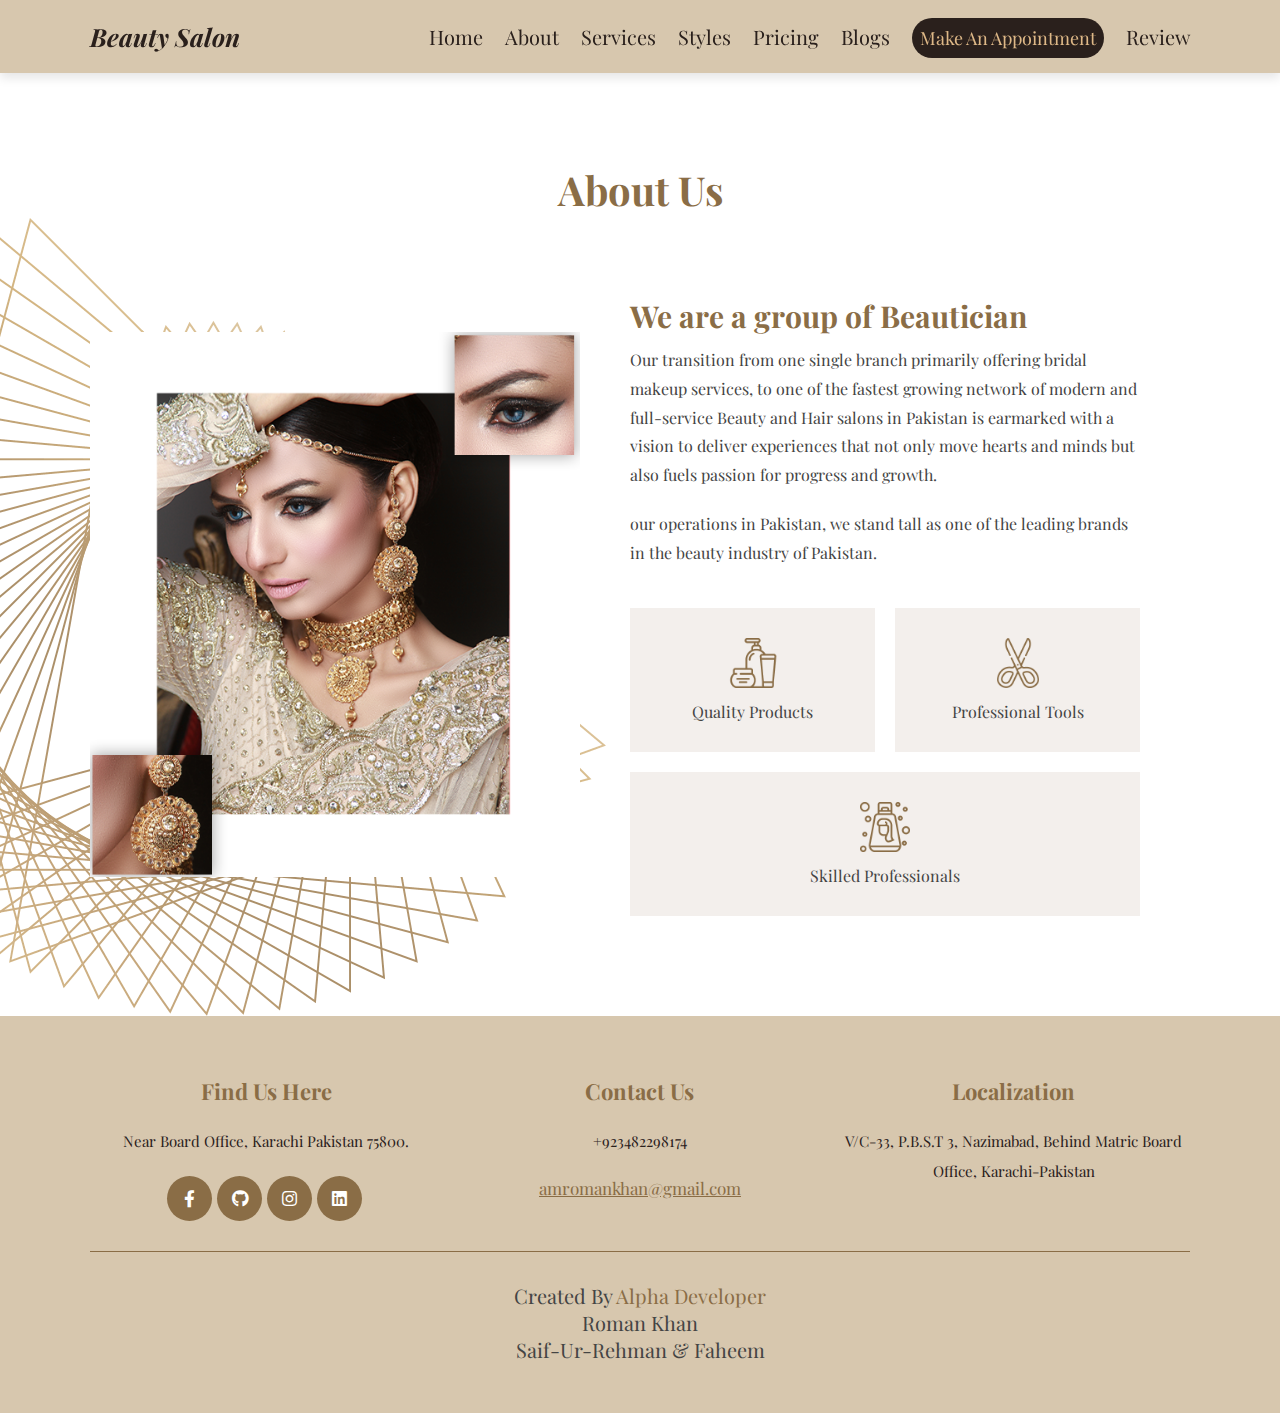
<file: about.html>
<!DOCTYPE html>
<html lang="en">
  <head>
    <meta charset="UTF-8" />
    <meta http-equiv="X-UA-Compatible" content="IE=edge" />
    <meta name="viewport" content="width=device-width, initial-scale=1.0" />
    <title>About</title>
    <link
      rel="stylesheet"
      href="https://cdnjs.cloudflare.com/ajax/libs/font-awesome/5.15.4/css/all.min.css"
    />

    <link rel="stylesheet" href="./css/style.css" />
  </head>
  <body>
    <!-- header --> 
    <section class="header">
      <a href="index.html" class="logo" id="logoname"> <i>Beauty Salon</i> </a>

      <nav class="navbar">
        <div id="close-navbar" class="fas fa-times"></div>
        <a href="index.html">Home</a>
        <a href="about.html">About</a>
        <a href="services.html">Services</a>
        <a href="styles.html">Styles</a>
        <a href="pricing.html">Pricing</a>
        <a href="blog.html">Blogs</a>
        <a href="appointment.html"><span>Make An Appointment</span></a>
        <a href="review.html">Review</a>
      </nav>

      <div id="menu-btn" class="fas fa-bars"></div>
    </section>
    <!-- header -->

    <!-- about us -->

    <section class="about" id="about">
      <h1 class="heading">about us</h1>

      <div class="row">
        <div class="image">
          <img src="./images/about.png" alt="" />
        </div>

        <div class="content">
          <h3 class="title">We are a group of Beautician</h3>
          <p>
            Our transition from one single branch primarily offering bridal
            makeup services, to one of the fastest growing network of modern and
            full-service Beauty and Hair salons in Pakistan is earmarked with a
            vision to deliver experiences that not only move hearts and minds
            but also fuels passion for progress and growth.
          </p>
          <p>
            our operations in Pakistan, we stand tall as one of the leading
            brands in the beauty industry of Pakistan.
          </p>

          <div class="icons-container">
            <div class="icons">
              <img src="./images/about-icon-2.png" alt="" />
              <h3>quality products</h3>
            </div>

            <div class="icons">
              <img src="./images/about-icon-1.png" alt="" />
              <h3>Professional tools</h3>
            </div>
            <div class="icons">
              <img src="./images/about-icon-3.png" alt="" />
              <h3>skilled professionals</h3>
            </div>
          </div>
        </div>
      </div>
    </section>

    <!-- about us end -->

    <!-- footer -->

    <section class="footer">
        <div class="box-container">
          <div class="box">
            <h3>Find us here</h3>
            <p>
              Near Board Office, Karachi Pakistan 75800.
            </p>
            <div class="share">
              <a href="https://www.facebook.com" target="_blank" class="fab fa-facebook-f"></a>
              <a href="https://github.com/amromankhan" target="_blank" class="fab fa-github"></a>
              <a href="https://www.instagram.com" target="_blank" class="fab fa-instagram"></a>
              <a href="https://www.linkedin.com/in/amromankhan/" target="_blank" class="fab fa-linkedin"></a>
            </div>
          </div>
  
          <div class="box">
            <h3>contact us</h3>
            <p>+923482298174</p>
            <a href="#" class="link">amromankhan@gmail.com</a>
          </div>
  
          <div class="box">
            <h3>localization</h3>
            <p>
              V/C-33, P.B.S.T 3, Nazimabad, Behind Matric Board Office, Karachi-Pakistan
            </p>
          </div>
        </div>
  
        <div class="credit">
          created by <span>Alpha Developer</span> 
          <p>Roman Khan <br>Saif-ur-Rehman & Faheem
          </p>
        </div>
      </section>
  
      <!-- footer end-->
  
  

   
    <script src="./js/script.js"></script>
  </body>
</html>
</file>
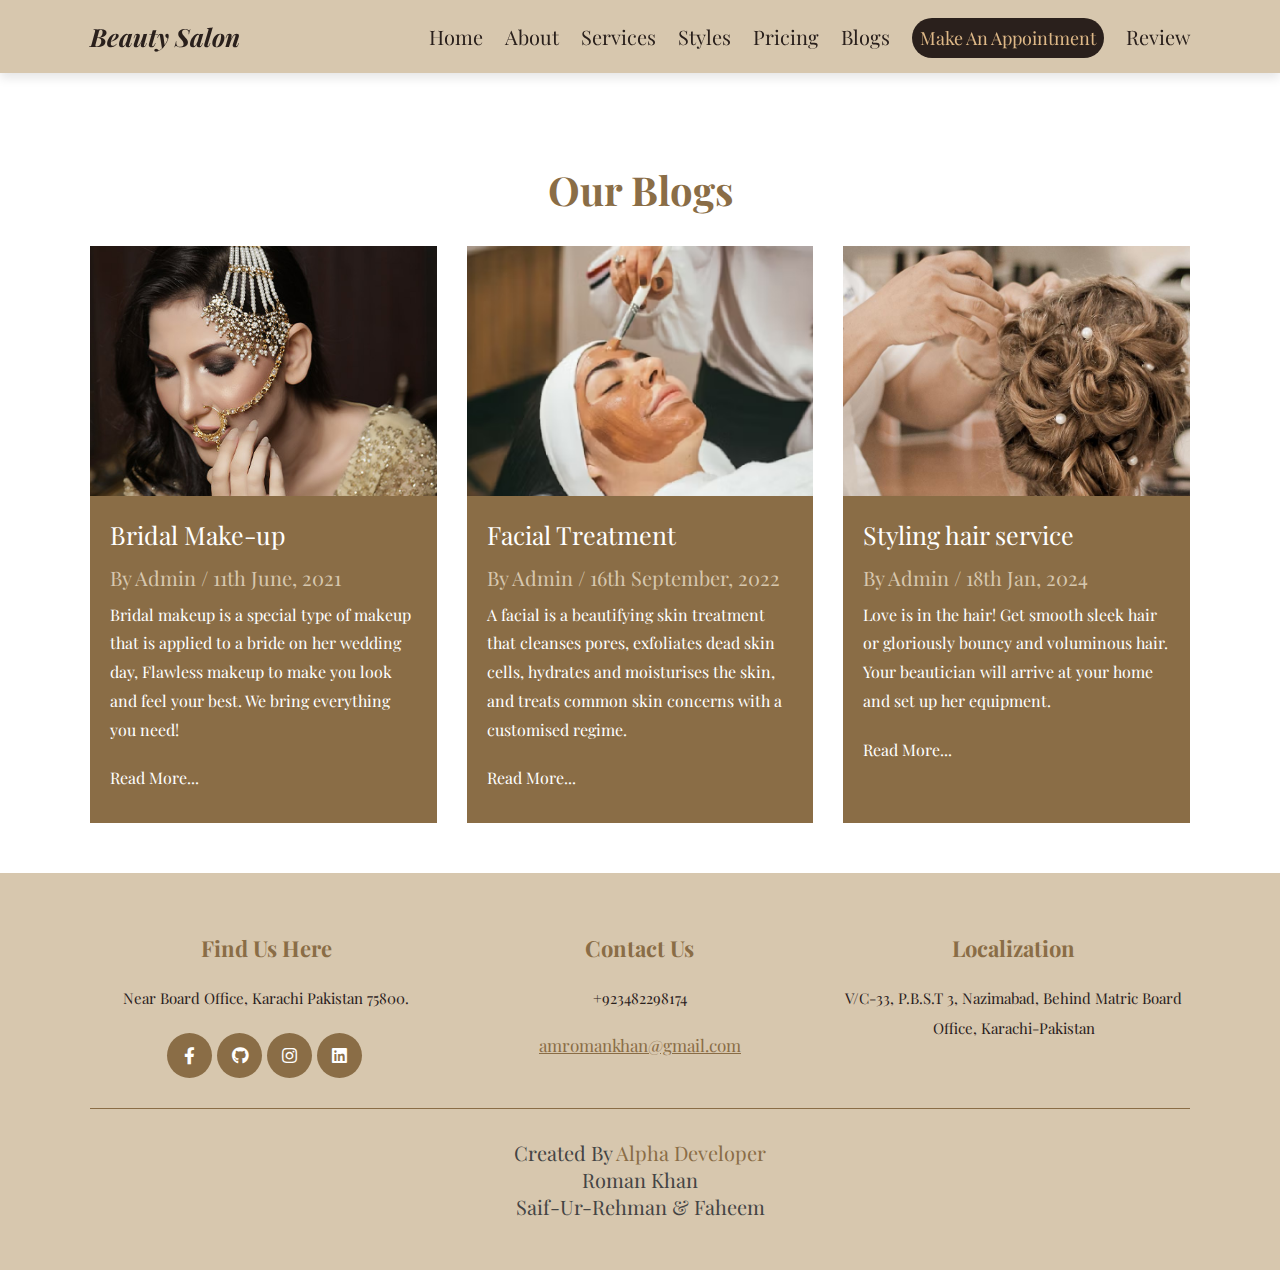
<file: blog.html>
<!DOCTYPE html>
<html lang="en">
  <head>
    <meta charset="UTF-8" />
    <meta http-equiv="X-UA-Compatible" content="IE=edge" />
    <meta name="viewport" content="width=device-width, initial-scale=1.0" />
    <title>Blogs</title>
    <link
      rel="stylesheet"
      href="https://cdnjs.cloudflare.com/ajax/libs/font-awesome/5.15.4/css/all.min.css"
    />

    <link rel="stylesheet" href="./css/style.css" />
  </head>
  <body>
    <!-- header --> 
    <section class="header">
      <a href="index.html" class="logo" id="logoname"> <i>Beauty Salon</i> </a>

      <nav class="navbar">
        <div id="close-navbar" class="fas fa-times"></div>
        <a href="index.html">Home</a>
        <a href="about.html">About</a>
        <a href="services.html">Services</a>
        <a href="styles.html">Styles</a>
        <a href="pricing.html">Pricing</a>
        <a href="blog.html">Blogs</a>
        <a href="appointment.html"><span>Make An Appointment</span></a>
        <a href="review.html">Review</a>
      </nav>

      <div id="menu-btn" class="fas fa-bars"></div>
    </section>
    <!-- header -->

   
    <!-- blog -->

    <section class="blogs" id="blog">
      <h1 class="heading">our blogs</h1>

      <div class="box-container">
        <div class="box">
          <div class="image">
            <img src="./images/blog1.jpg" alt="" />
          </div>
          <div class="content">
            <a href="bridalservice.html" class="title">Bridal Make-up</a>
            <span>by Admin / 11th june, 2021</span>
            <p>Bridal makeup is a special type of makeup that is applied to a bride on her wedding day,
              Flawless makeup to make you look and feel your best. We bring
              everything you need!
            </p>
            <a href="./bridalservice.html"><p>Read More...</p></a>
          </div>
        </div>

        <div class="box">
          <div class="image">
            <img src="./images/blog2.png" alt="" />
          </div>
          <div class="content">
            <a href="weddingservice.html" class="title">Facial Treatment</a>
            <span>by Admin / 16th September, 2022</span>
            <p>A facial is a beautifying skin treatment that cleanses pores, exfoliates dead skin cells, hydrates and moisturises the skin, and treats common skin concerns with a customised regime.
            </p>
            <a href="./weddingservice.html"><p>Read More...</p></a>
          </div>
        </div>

        <div class="box">
          <div class="image">
            <img src="./images/blog3.jpg" alt="" />
          </div>
          <div class="content">
            <a href="hairextensionservice.html" class="title">Styling hair service</a>
            <span>by Admin / 18th jan, 2024</span>
            <p>
              Love is in the hair! Get smooth sleek hair or gloriously bouncy
              and voluminous hair. Your beautician will arrive at your home and
              set up her equipment.</p>
              <a href="hairextensionservice.html"><p>Read More...</p></a>
          </div>
        </div>
      </div>
    </section>

    <!-- blog end-->

    <!-- footer -->

    <section class="footer">
        <div class="box-container">
          <div class="box">
            <h3>Find us here</h3>
            <p>
              Near Board Office, Karachi Pakistan 75800.
            </p>
            <div class="share">
              <a href="https://www.facebook.com" target="_blank" class="fab fa-facebook-f"></a>
              <a href="https://github.com/amromankhan" target="_blank" class="fab fa-github"></a>
              <a href="https://www.instagram.com" target="_blank" class="fab fa-instagram"></a>
              <a href="https://www.linkedin.com/in/amromankhan/" target="_blank" class="fab fa-linkedin"></a>
            </div>
          </div>
  
          <div class="box">
            <h3>contact us</h3>
            <p>+923482298174</p>
            <a href="#" class="link">amromankhan@gmail.com</a>
          </div>
  
          <div class="box">
            <h3>localization</h3>
            <p>
              V/C-33, P.B.S.T 3, Nazimabad, Behind Matric Board Office, Karachi-Pakistan
            </p>
          </div>
        </div>
  
        <div class="credit">
          created by <span>Alpha Developer</span> 
          <p>Roman Khan <br>Saif-ur-Rehman & Faheem
          </p>
        </div>
      </section>
  
      <!-- footer end-->
  
  

    <script src="./js/script.js"></script>
  </body>
</html>
</file>
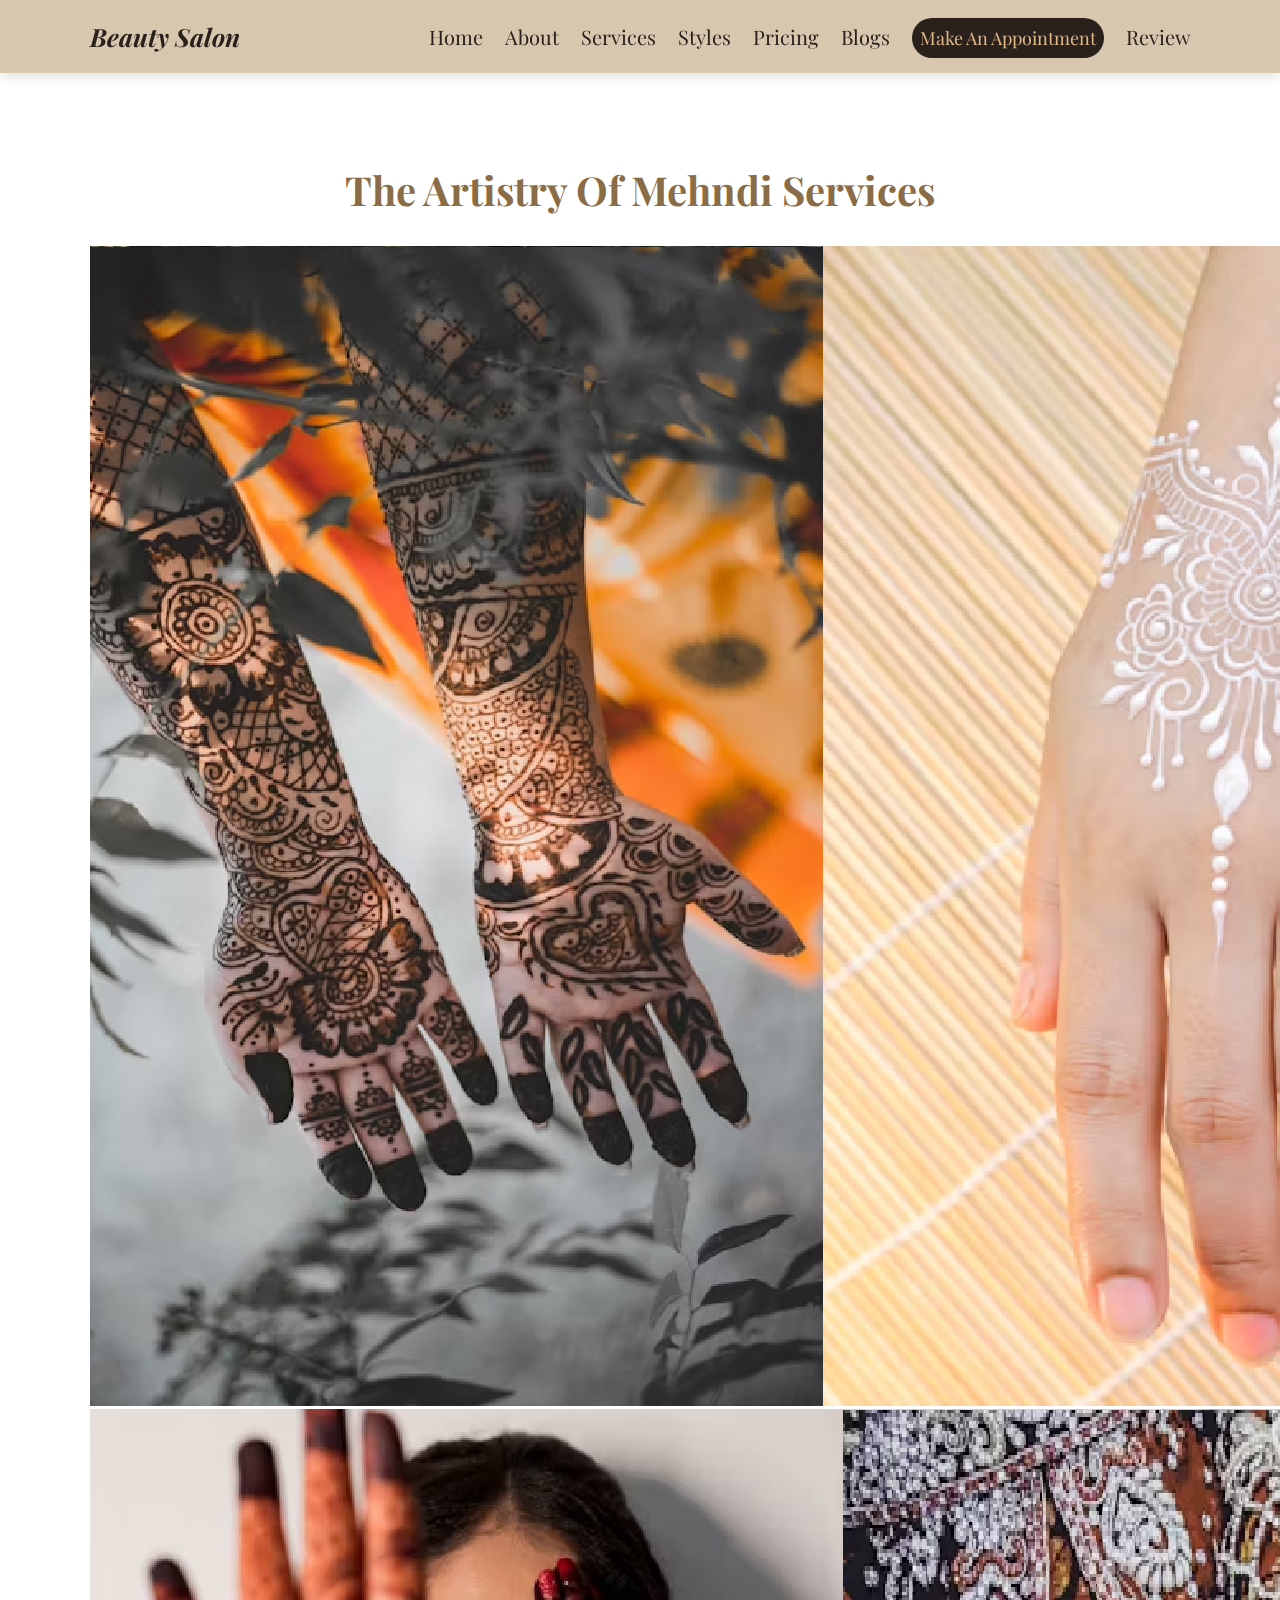
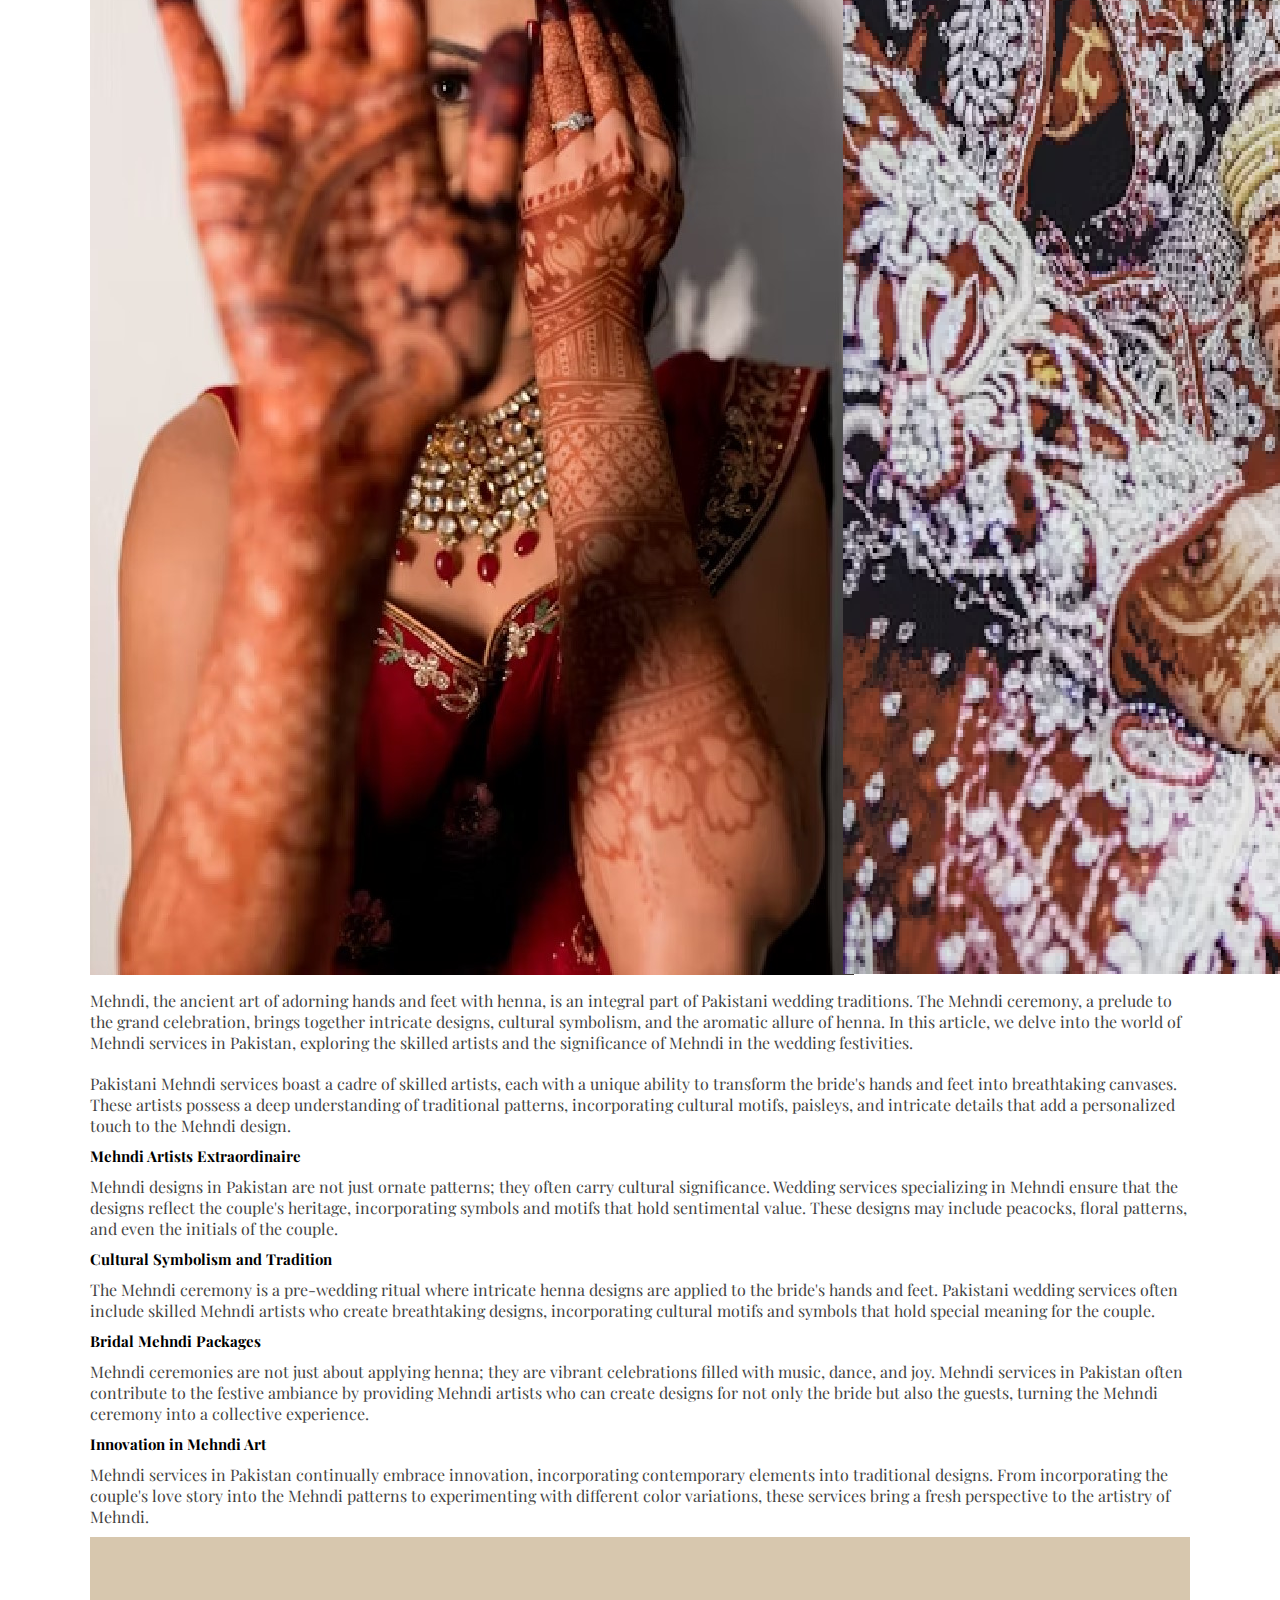
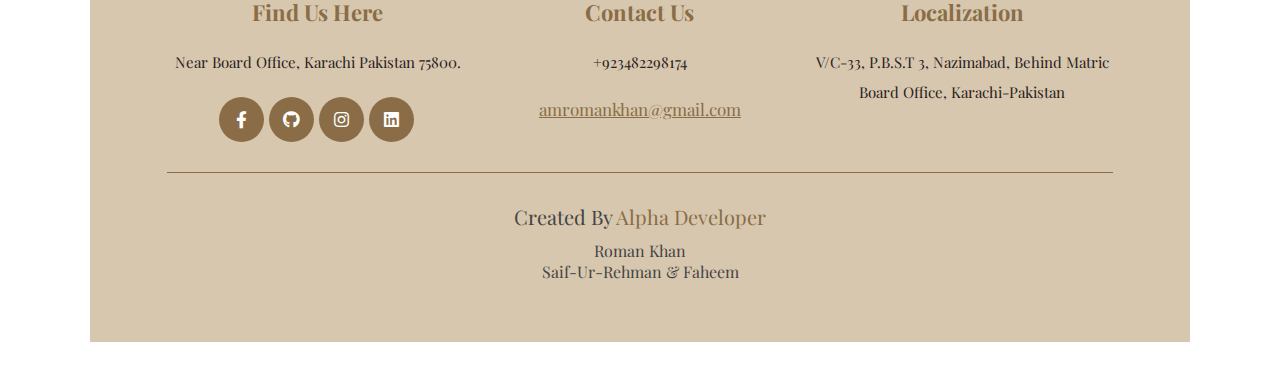
<file: bridalmehandiservice.html>
<!DOCTYPE html>
<html lang="en">

<head>
  <!-- Required meta tags -->
  <meta charset="utf-8" />
  <meta name="viewport" content="width=device-width, initial-scale=1" />

  <!-- Bootstrap CSS -->
  <link href="https://cdn.jsdelivr.net/npm/bootstrap@5.0.2/dist/css/bootstrap.min.css" rel="stylesheet"
    integrity="sha384-EVSTQN3/azprG1Anm3QDgpJLIm9Nao0Yz1ztcQTwFspd3yD65VohhpuuCOmLASjC" crossorigin="anonymous" />

  <!--our css--->
  <link rel="stylesheet" href="https://cdnjs.cloudflare.com/ajax/libs/font-awesome/5.15.4/css/all.min.css" />
  <link rel="stylesheet" href="./css/style.css" />

  <title>Mehandi Services</title>
</head>

<body>

  <!-- header -->
  <section class="header">
    <a href="index.html" class="logo" id="logoname"> <i>Beauty Salon</i> </a>

    <nav class="navbar">
      <div id="close-navbar" class="fas fa-times"></div>
      <a href="index.html">Home</a>
      <a href="about.html">About</a>
      <a href="services.html">Services</a>
      <a href="styles.html">Styles</a>
      <a href="pricing.html">Pricing</a>
      <a href="blog.html">Blogs</a>
      <a href="appointment.html"><span>Make An Appointment</span></a>
      <a href="review.html">Review</a>
    </nav>

    <div id="menu-btn" class="fas fa-bars"></div>
  </section>
  <!-- header -->


  <section class="service" id="service">
    <h1 class="heading">The Artistry of Mehndi Services</h1>
    <div id="carouselExampleSlidesOnly" class="carousel slide" data-bs-ride="carousel">
      <div class="carousel-inner">
        <div class="carousel-item active">
          <img src="./images/mehandi1.png" class="d-block w-100" alt="bride image" />
        </div>
        <div class="carousel-item">
          <img src="./images/mehandi2.png" class="d-block w-100" alt="bride image" />
        </div>
      </div>
    </div>

    <!--Content-->



    <div class="row">
      <div class="content">
        <h3 class="title"></h3>
        <p>
          Mehndi, the ancient art of adorning hands and feet with henna, is an integral part of Pakistani wedding
          traditions. The Mehndi ceremony, a prelude to the grand celebration, brings together intricate designs,
          cultural symbolism, and the aromatic allure of henna. In this article, we delve into the world of Mehndi
          services in Pakistan, exploring the skilled artists and the significance of Mehndi in the wedding festivities.
        </p>
        <p>
          Pakistani Mehndi services boast a cadre of skilled artists, each with a unique ability to transform the
          bride's hands and feet into breathtaking canvases. These artists possess a deep understanding of traditional
          patterns, incorporating cultural motifs, paisleys, and intricate details that add a personalized touch to the
          Mehndi design.</p>
        <h2>Mehndi Artists Extraordinaire</h2>
        <p>
          Mehndi designs in Pakistan are not just ornate patterns; they often carry cultural significance. Wedding
          services specializing in Mehndi ensure that the designs reflect the couple's heritage, incorporating symbols
          and motifs that hold sentimental value. These designs may include peacocks, floral patterns, and even the
          initials of the couple.</p>
        <h2>Cultural Symbolism and Tradition</h2>
        <p>
          The Mehndi ceremony is a pre-wedding ritual where intricate henna designs are applied to the bride's hands and
          feet. Pakistani wedding services often include skilled Mehndi artists who create breathtaking designs,
          incorporating cultural motifs and symbols that hold special meaning for the couple.</p>
        <h2>Bridal Mehndi Packages</h2>
        <p>
          Mehndi ceremonies are not just about applying henna; they are vibrant celebrations filled with music, dance,
          and joy. Mehndi services in Pakistan often contribute to the festive ambiance by providing Mehndi artists who
          can create designs for not only the bride but also the guests, turning the Mehndi ceremony into a collective
          experience.</p>
        <h2>Innovation in Mehndi Art</h2>
        <p>
          Mehndi services in Pakistan continually embrace innovation, incorporating contemporary elements into
          traditional designs. From incorporating the couple's love story into the Mehndi patterns to experimenting with
          different color variations, these services bring a fresh perspective to the artistry of Mehndi.</p>

        <!-- footer -->

        <section class="footer">
          <div class="box-container">
            <div class="box">
              <h3>Find us here</h3>
              <p>Near Board Office, Karachi Pakistan 75800.</p>
              <div class="share">
                <a href="https://www.facebook.com" target="_blank" class="fab fa-facebook-f"></a>
                <a href="https://github.com/amromankhan" target="_blank" class="fab fa-github"></a>
                <a href="https://www.instagram.com" target="_blank" class="fab fa-instagram"></a>
                <a href="https://www.linkedin.com/in/amromankhan/" target="_blank" class="fab fa-linkedin"></a>
              </div>
            </div>

            <div class="box">
              <h3>contact us</h3>
              <p>+923482298174</p>
              <a href="#" class="link">amromankhan@gmail.com</a>
            </div>

            <div class="box">
              <h3>localization</h3>
              <p>
                V/C-33, P.B.S.T 3, Nazimabad, Behind Matric Board Office,
                Karachi-Pakistan
              </p>
            </div>
          </div>

          <div class="credit">
            created by <span>Alpha Developer</span>
            <p>Roman Khan <br />Saif-ur-Rehman & Faheem</p>
          </div>
        </section>

        <!-- footer end-->

        <!-- Optional JavaScript; choose one of the two! -->

        <!-- Option 1: Bootstrap Bundle with Popper -->
        <script src="https://cdn.jsdelivr.net/npm/bootstrap@5.0.2/dist/js/bootstrap.bundle.min.js"
          integrity="sha384-MrcW6ZMFYlzcLA8Nl+NtUVF0sA7MsXsP1UyJoMp4YLEuNSfAP+JcXn/tWtIaxVXM"
          crossorigin="anonymous"></script>

        <!-- Option 2: Separate Popper and Bootstrap JS -->
        <!--
    <script src="https://cdn.jsdelivr.net/npm/@popperjs/core@2.9.2/dist/umd/popper.min.js" integrity="sha384-IQsoLXl5PILFhosVNubq5LC7Qb9DXgDA9i+tQ8Zj3iwWAwPtgFTxbJ8NT4GN1R8p" crossorigin="anonymous"></script>
    <script src="https://cdn.jsdelivr.net/npm/bootstrap@5.0.2/dist/js/bootstrap.min.js" integrity="sha384-cVKIPhGWiC2Al4u+LWgxfKTRIcfu0JTxR+EQDz/bgldoEyl4H0zUF0QKbrJ0EcQF" crossorigin="anonymous"></script>
    -->
        <script src="./js/script.js"></script>
</body>

</html>
</file>
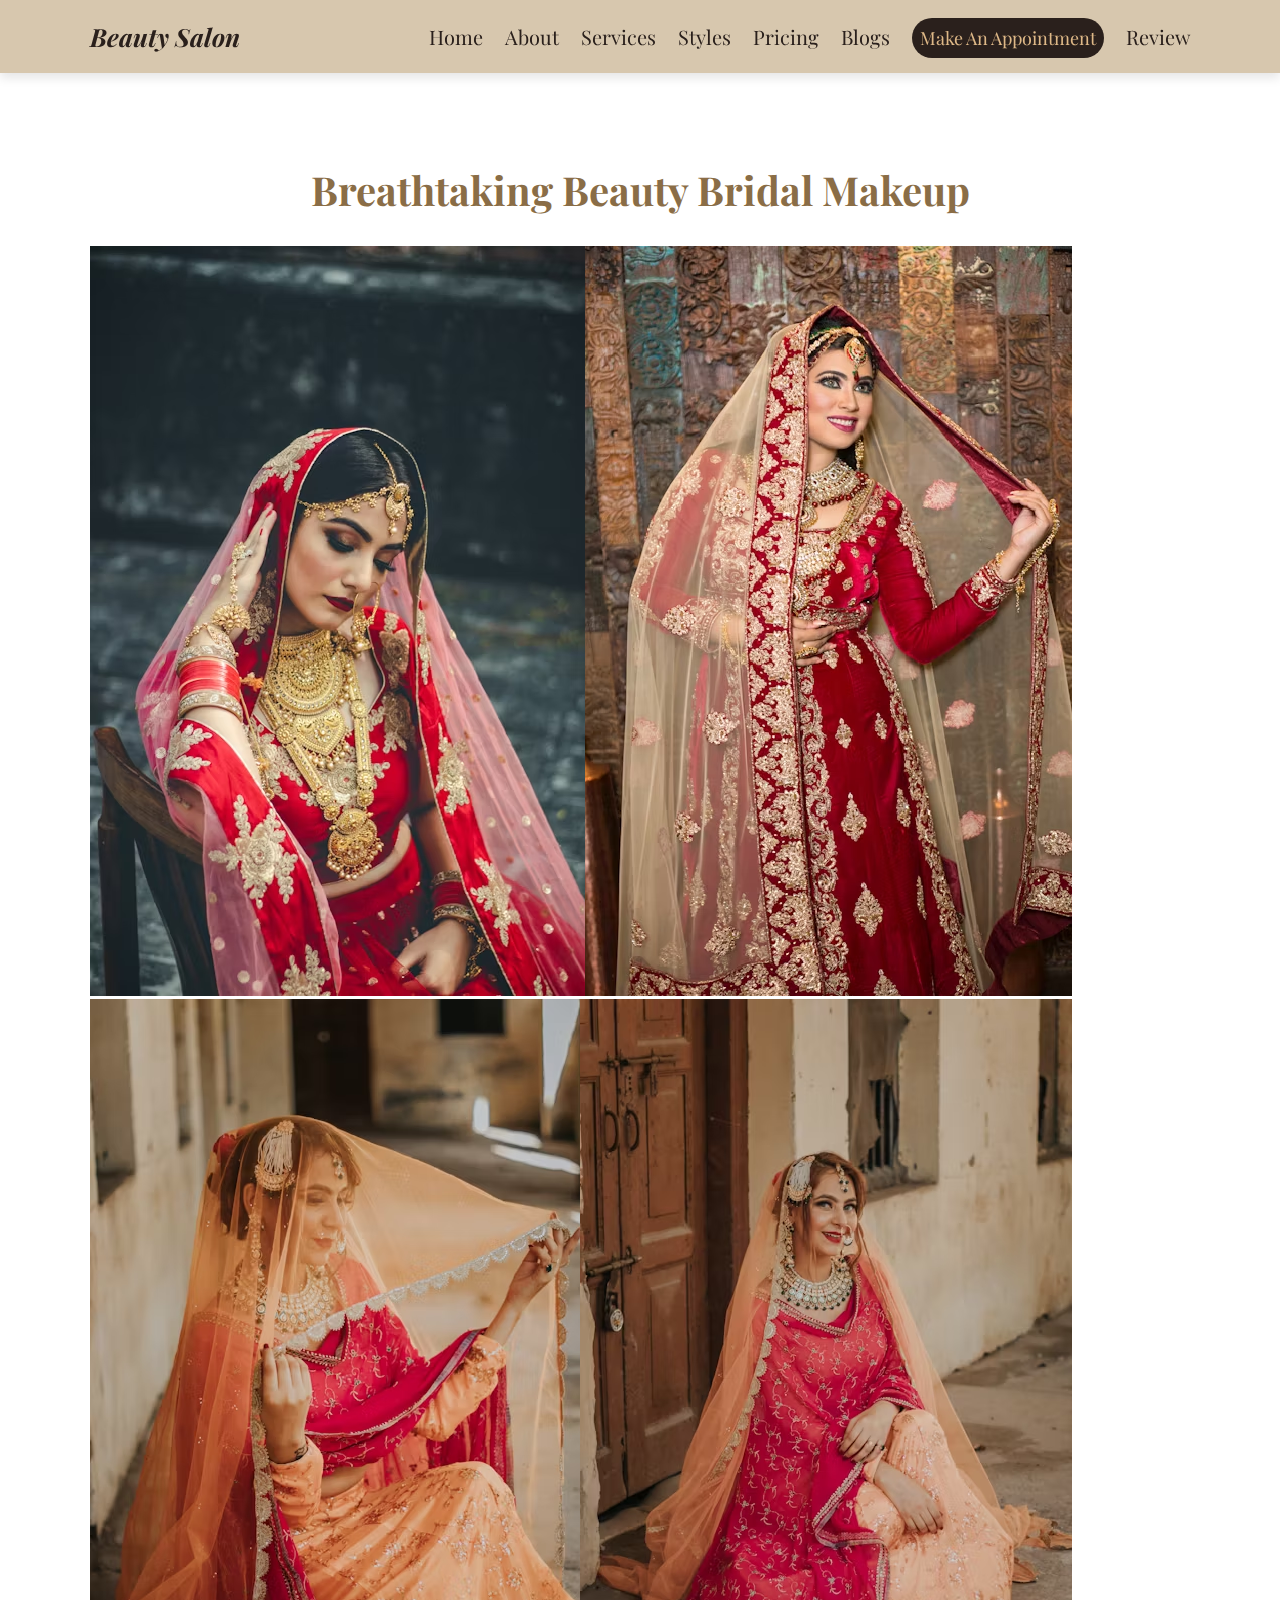
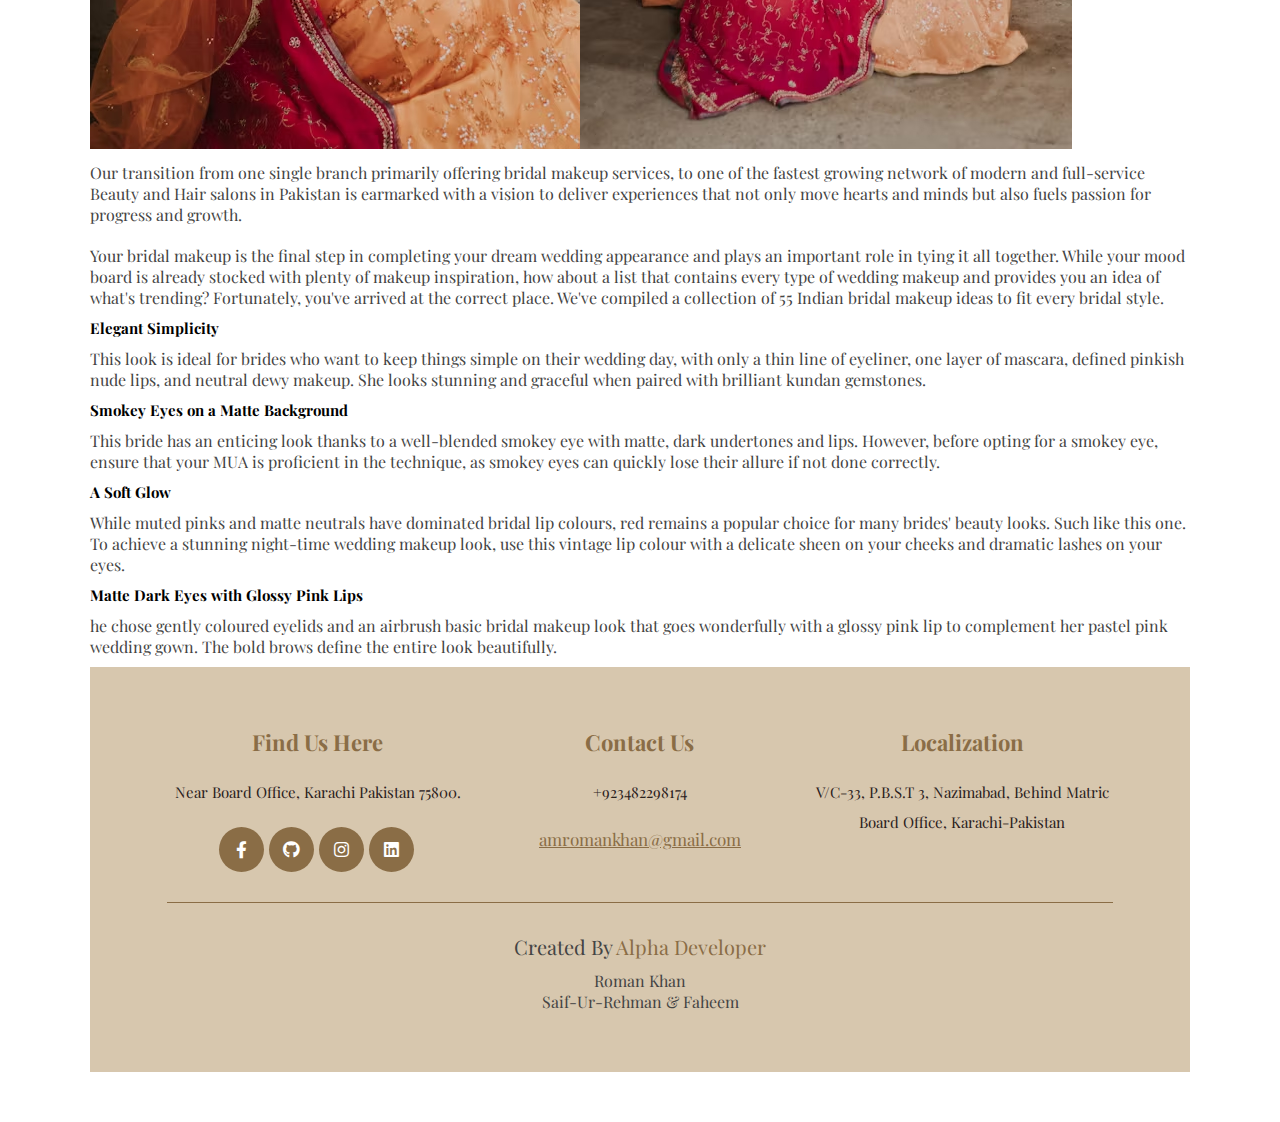
<file: bridalservice.html>
<!DOCTYPE html>
<html lang="en">

<head>
  <!-- Required meta tags -->
  <meta charset="utf-8" />
  <meta name="viewport" content="width=device-width, initial-scale=1" />

  <!-- Bootstrap CSS -->
  <link href="https://cdn.jsdelivr.net/npm/bootstrap@5.0.2/dist/css/bootstrap.min.css" rel="stylesheet"
    integrity="sha384-EVSTQN3/azprG1Anm3QDgpJLIm9Nao0Yz1ztcQTwFspd3yD65VohhpuuCOmLASjC" crossorigin="anonymous" />

  <!--our css--->
  <link rel="stylesheet" href="https://cdnjs.cloudflare.com/ajax/libs/font-awesome/5.15.4/css/all.min.css" />
  <link rel="stylesheet" href="./css/style.css" />

  <title>Bridal Make-up Services</title>
</head>

<body>

  <!-- header -->
  <section class="header">
    <a href="index.html" class="logo" id="logoname"> <i>Beauty Salon</i> </a>

    <nav class="navbar">
      <div id="close-navbar" class="fas fa-times"></div>
      <a href="index.html">Home</a>
      <a href="about.html">About</a>
      <a href="services.html">Services</a>
      <a href="styles.html">Styles</a>
      <a href="pricing.html">Pricing</a>
      <a href="blog.html">Blogs</a>
      <a href="appointment.html"><span>Make An Appointment</span></a>
      <a href="review.html">Review</a>
    </nav>

    <div id="menu-btn" class="fas fa-bars"></div>
  </section>
  <!-- header -->


  <section class="service" id="service">
    <h1 class="heading">Breathtaking Beauty Bridal Makeup</h1>
    <div id="carouselExampleSlidesOnly" class="carousel slide" data-bs-ride="carousel">
      <div class="carousel-inner">
        <div class="carousel-item active">
          <img src="./images/bride1.png" class="d-block w-100" alt="bride image" />
        </div>
        <div class="carousel-item">
          <img src="./images/bride2.png" class="d-block w-100" alt="bride image" />
        </div>
      </div>
    </div>

    <!--Content-->



    <div class="row">
      <div class="content">
        <h3 class="title"></h3>
        <p>
          Our transition from one single branch primarily offering bridal
          makeup services, to one of the fastest growing network of modern and
          full-service Beauty and Hair salons in Pakistan is earmarked with a
          vision to deliver experiences that not only move hearts and minds
          but also fuels passion for progress and growth.
        </p>
        <p>
          Your bridal makeup is the final step in completing your dream wedding
          appearance and plays an important role in tying it all together. While
          your mood board is already stocked with plenty of makeup inspiration, how
          about a list that contains every type of wedding makeup and provides you
          an idea of what's trending? Fortunately, you've arrived at the correct
          place. We've compiled a collection of 55 Indian bridal makeup ideas to fit
          every bridal style.
        </p>
        <h2>Elegant Simplicity</h2>
        <p>
          This look is ideal for brides who want to keep things simple on their
          wedding day, with only a thin line of eyeliner, one layer of mascara,
          defined pinkish nude lips, and neutral dewy makeup. She looks stunning and
          graceful when paired with brilliant kundan gemstones.
        </p>
        <h2>Smokey Eyes on a Matte Background</h2>
        <p>
          This bride has an enticing look thanks to a well-blended smokey eye with
          matte, dark undertones and lips. However, before opting for a smokey eye,
          ensure that your MUA is proficient in the technique, as smokey eyes can
          quickly lose their allure if not done correctly.
        </p>
        <h2>A Soft Glow</h2>
        <p>
          While muted pinks and matte neutrals have dominated bridal lip colours,
          red remains a popular choice for many brides' beauty looks. Such like this
          one. To achieve a stunning night-time wedding makeup look, use this
          vintage lip colour with a delicate sheen on your cheeks and dramatic
          lashes on your eyes.
        </p>
        <h2>Matte Dark Eyes with Glossy Pink Lips</h2>
        <p>
          he chose gently coloured eyelids and an airbrush basic bridal makeup look
          that goes wonderfully with a glossy pink lip to complement her pastel pink
          wedding gown. The bold brows define the entire look beautifully.
        </p>

        <!-- footer -->

        <section class="footer">
          <div class="box-container">
            <div class="box">
              <h3>Find us here</h3>
              <p>Near Board Office, Karachi Pakistan 75800.</p>
              <div class="share">
                <a href="https://www.facebook.com" target="_blank" class="fab fa-facebook-f"></a>
                <a href="https://github.com/amromankhan" target="_blank" class="fab fa-github"></a>
                <a href="https://www.instagram.com" target="_blank" class="fab fa-instagram"></a>
                <a href="https://www.linkedin.com/in/amromankhan/" target="_blank" class="fab fa-linkedin"></a>
              </div>
            </div>

            <div class="box">
              <h3>contact us</h3>
              <p>+923482298174</p>
              <a href="#" class="link">amromankhan@gmail.com</a>
            </div>

            <div class="box">
              <h3>localization</h3>
              <p>
                V/C-33, P.B.S.T 3, Nazimabad, Behind Matric Board Office,
                Karachi-Pakistan
              </p>
            </div>
          </div>

          <div class="credit">
            created by <span>Alpha Developer</span>
            <p>Roman Khan <br />Saif-ur-Rehman & Faheem</p>
          </div>
        </section>

        <!-- footer end-->

        <!-- Optional JavaScript; choose one of the two! -->

        <!-- Option 1: Bootstrap Bundle with Popper -->
        <script src="https://cdn.jsdelivr.net/npm/bootstrap@5.0.2/dist/js/bootstrap.bundle.min.js"
          integrity="sha384-MrcW6ZMFYlzcLA8Nl+NtUVF0sA7MsXsP1UyJoMp4YLEuNSfAP+JcXn/tWtIaxVXM"
          crossorigin="anonymous"></script>

        <!-- Option 2: Separate Popper and Bootstrap JS -->
        <!--
    <script src="https://cdn.jsdelivr.net/npm/@popperjs/core@2.9.2/dist/umd/popper.min.js" integrity="sha384-IQsoLXl5PILFhosVNubq5LC7Qb9DXgDA9i+tQ8Zj3iwWAwPtgFTxbJ8NT4GN1R8p" crossorigin="anonymous"></script>
    <script src="https://cdn.jsdelivr.net/npm/bootstrap@5.0.2/dist/js/bootstrap.min.js" integrity="sha384-cVKIPhGWiC2Al4u+LWgxfKTRIcfu0JTxR+EQDz/bgldoEyl4H0zUF0QKbrJ0EcQF" crossorigin="anonymous"></script>
    -->
        <script src="./js/script.js"></script>
</body>

</html>
</file>
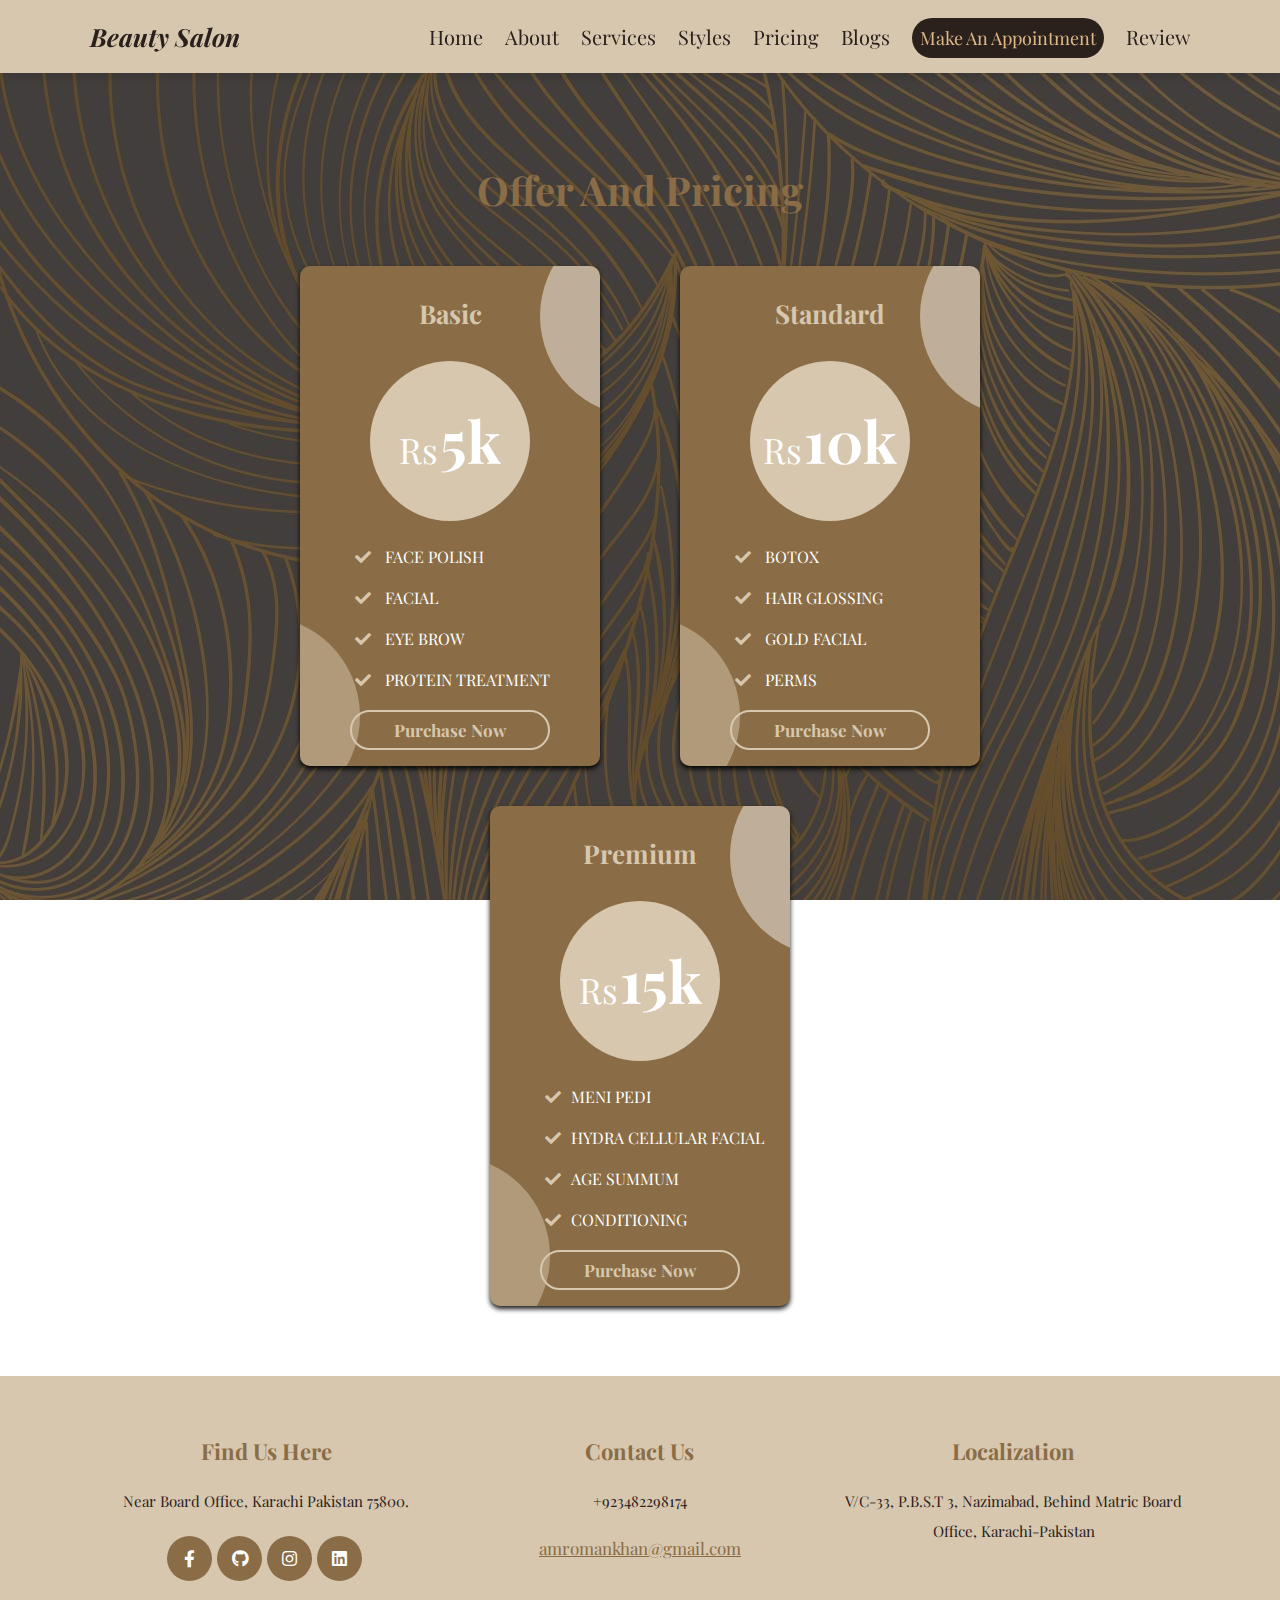
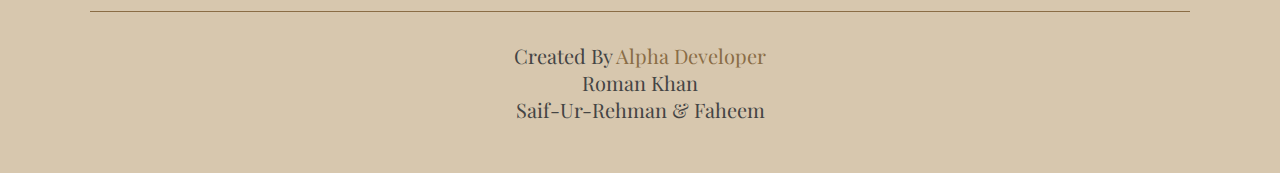
<file: pricing.html>
<!DOCTYPE html>
<html lang="en">
  <head>
    <meta charset="UTF-8" />
    <meta http-equiv="X-UA-Compatible" content="IE=edge" />
    <meta name="viewport" content="width=device-width, initial-scale=1.0" />
    <title>Pricing</title>
    <link
      rel="stylesheet"
      href="https://cdnjs.cloudflare.com/ajax/libs/font-awesome/5.15.4/css/all.min.css"
    />

    <link rel="stylesheet" href="./css/style.css" />
  </head>
  <body>
    <!-- header --> 
    <section class="header">
      <a href="index.html" class="logo" id="logoname"> <i>Beauty Salon</i> </a>

      <nav class="navbar">
        <div id="close-navbar" class="fas fa-times"></div>
        <a href="index.html">Home</a>
        <a href="about.html">About</a>
        <a href="services.html">Services</a>
        <a href="styles.html">Styles</a>
        <a href="pricing.html">Pricing</a>
        <a href="blog.html">Blogs</a>
        <a href="appointment.html"><span>Make An Appointment</span></a>
        <a href="review.html">Review</a>
      </nav>

      <div id="menu-btn" class="fas fa-bars"></div>
    </section>
    <!-- header -->

    <!-- pricing -->

    <section class="pricing" id="pricing">
      <h1 class="heading">Offer and Pricing</h1>

      <div class="box-container">
        <div class="box">
          <h3 class="title">Basic</h3>
          <div class="price">
            <span class="currency">Rs</span>
            <span class="amount">5k</span>
          </div>
          <ul>
            <li><i class="fas fa-check"></i> Face Polish</li>
            <li><i class="fas fa-check"></i> Facial</li>
            <li><i class="fas fa-check"></i> Eye Brow</li>
            <li><i class="fas fa-check"></i> Protein Treatment</li>
          </ul>
          <a href="#"><button>Purchase Now</button></a>
        </div>

        <div class="box">
          <h3 class="title">Standard</h3>
          <div class="price">
            <span class="currency">Rs</span>
            <span class="amount">10k</span>
          </div>
          <ul>
            <li><i class="fas fa-check"></i> Botox</li>
            <li><i class="fas fa-check"></i> Hair Glossing</li>
            <li><i class="fas fa-check"></i> Gold Facial</li>
            <li><i class="fas fa-check"></i> Perms</li>
          </ul>
          <a href="#"><button>Purchase Now</button></a>
        </div>

        <div class="box">
          <h3 class="title">Premium</h3>
          <div class="price">
            <span class="currency">Rs</span>
            <span class="amount">15k</span>
          </div>
          <ul>
            <li><i class="fas fa-check"></i>Meni Pedi</li>
            <li><i class="fas fa-check"></i>Hydra Cellular Facial</li>
            <li><i class="fas fa-check"></i>Age Summum</li>
            <li><i class="fas fa-check"></i>Conditioning</li>
          </ul>
          <a href="#"><button>Purchase Now</button></a>
        </div>
      </div>
    </section>

    <!-- pricing end -->

    <!-- footer -->

    <section class="footer">
        <div class="box-container">
          <div class="box">
            <h3>Find us here</h3>
            <p>
              Near Board Office, Karachi Pakistan 75800.
            </p>
            <div class="share">
              <a href="https://www.facebook.com" target="_blank" class="fab fa-facebook-f"></a>
              <a href="https://github.com/amromankhan" target="_blank" class="fab fa-github"></a>
              <a href="https://www.instagram.com" target="_blank" class="fab fa-instagram"></a>
              <a href="https://www.linkedin.com/in/amromankhan/" target="_blank" class="fab fa-linkedin"></a>
            </div>
          </div>
  
          <div class="box">
            <h3>contact us</h3>
            <p>+923482298174</p>
            <a href="#" class="link">amromankhan@gmail.com</a>
          </div>
  
          <div class="box">
            <h3>localization</h3>
            <p>
              V/C-33, P.B.S.T 3, Nazimabad, Behind Matric Board Office, Karachi-Pakistan
            </p>
          </div>
        </div>
  
        <div class="credit">
          created by <span>Alpha Developer</span> 
          <p>Roman Khan <br>Saif-ur-Rehman & Faheem
          </p>
        </div>
      </section>
  
      <!-- footer end-->
  
  


    <script src="./js/script.js"></script>
  </body>
</html>
</file>
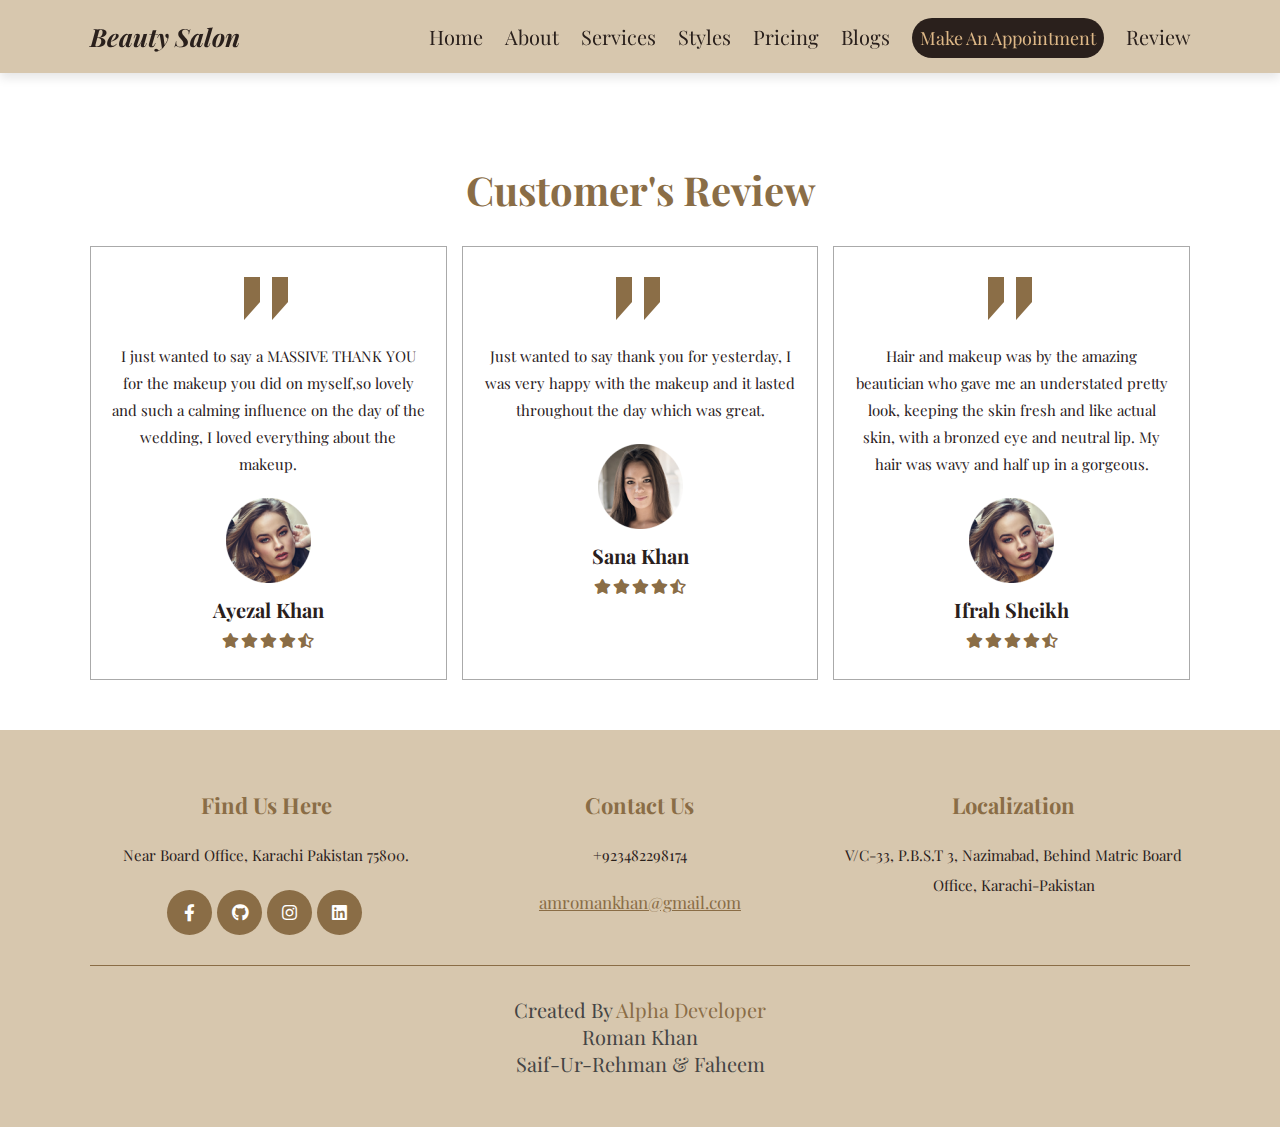
<file: review.html>
<!DOCTYPE html>
<html lang="en">
  <head>
    <meta charset="UTF-8" />
    <meta http-equiv="X-UA-Compatible" content="IE=edge" />
    <meta name="viewport" content="width=device-width, initial-scale=1.0" />
    <title>Reviews</title>
    <link
      rel="stylesheet"
      href="https://cdnjs.cloudflare.com/ajax/libs/font-awesome/5.15.4/css/all.min.css"
    />

    <link rel="stylesheet" href="./css/style.css" />
  </head>
  <body>
    <!-- header --> 
    <section class="header">
      <a href="index.html" class="logo" id="logoname"> <i>Beauty Salon</i> </a>

      <nav class="navbar">
        <div id="close-navbar" class="fas fa-times"></div>
        <a href="index.html">Home</a>
        <a href="about.html">About</a>
        <a href="services.html">Services</a>
        <a href="styles.html">Styles</a>
        <a href="pricing.html">Pricing</a>
        <a href="blog.html">Blogs</a>
        <a href="appointment.html"><span>Make An Appointment</span></a>
        <a href="review.html">Review</a>
      </nav>

      <div id="menu-btn" class="fas fa-bars"></div>
    </section>
    <!-- header -->


    <!-- reviews -->

    <section class="review" id="review">
      <h1 class="heading">Customer's Review</h1>

      <div class="box-container">
        <div class="box">
          <img src="./images/quote-img.png" alt="" class="quote" />
          <p>
            I just wanted to say a MASSIVE THANK YOU for the makeup you did on myself,so lovely and such a calming influence on the day of the wedding, I loved everything about the makeup.</p>
          <img src="./images/review-1.png" class="user" alt="" />
          <h3>Ayezal Khan</h3>
          <div class="stars">
            <i class="fas fa-star"></i>
            <i class="fas fa-star"></i>
            <i class="fas fa-star"></i>
            <i class="fas fa-star"></i>
            <i class="fas fa-star-half-alt"></i>
          </div>
        </div>

        <div class="box">
          <img src="./images/quote-img.png" alt="" class="quote" />
          <p>
            Just wanted to say thank you for yesterday, I was very happy with the makeup and it lasted throughout the day which was great.</p>
          <img src="./images/review-2.png" class="user" alt="" />
          <h3>Sana Khan</h3>
          <div class="stars">
            <i class="fas fa-star"></i>
            <i class="fas fa-star"></i>
            <i class="fas fa-star"></i>
            <i class="fas fa-star"></i>
            <i class="fas fa-star-half-alt"></i>
          </div>
        </div>

        <div class="box">
          <img src="./images/quote-img.png" alt="" class="quote" />
          <p>
            Hair and makeup was by the amazing beautician who gave me an understated pretty look, keeping the skin fresh and like actual skin, with a bronzed eye and neutral lip. My hair was wavy and half up in a gorgeous.
          </p>
          <img src="./images/review-3.png" class="user" alt="" />
          <h3>Ifrah Sheikh</h3>
          <div class="stars">
            <i class="fas fa-star"></i>
            <i class="fas fa-star"></i>
            <i class="fas fa-star"></i>
            <i class="fas fa-star"></i>
            <i class="fas fa-star-half-alt"></i>
          </div>
        </div>
      </div>
    </section>

    <!-- reviews end -->

    <!-- footer -->

    <section class="footer">
        <div class="box-container">
          <div class="box">
            <h3>Find us here</h3>
            <p>
              Near Board Office, Karachi Pakistan 75800.
            </p>
            <div class="share">
              <a href="https://www.facebook.com" target="_blank" class="fab fa-facebook-f"></a>
              <a href="https://github.com/amromankhan" target="_blank" class="fab fa-github"></a>
              <a href="https://www.instagram.com" target="_blank" class="fab fa-instagram"></a>
              <a href="https://www.linkedin.com/in/amromankhan/" target="_blank" class="fab fa-linkedin"></a>
            </div>
          </div>
  
          <div class="box">
            <h3>contact us</h3>
            <p>+923482298174</p>
            <a href="#" class="link">amromankhan@gmail.com</a>
          </div>
  
          <div class="box">
            <h3>localization</h3>
            <p>
              V/C-33, P.B.S.T 3, Nazimabad, Behind Matric Board Office, Karachi-Pakistan
            </p>
          </div>
        </div>
  
        <div class="credit">
          created by <span>Alpha Developer</span> 
          <p>Roman Khan <br>Saif-ur-Rehman & Faheem
          </p>
        </div>
      </section>
  
      <!-- footer end-->
  
  


    <script src="./js/script.js"></script>
  </body>
</html>
</file>
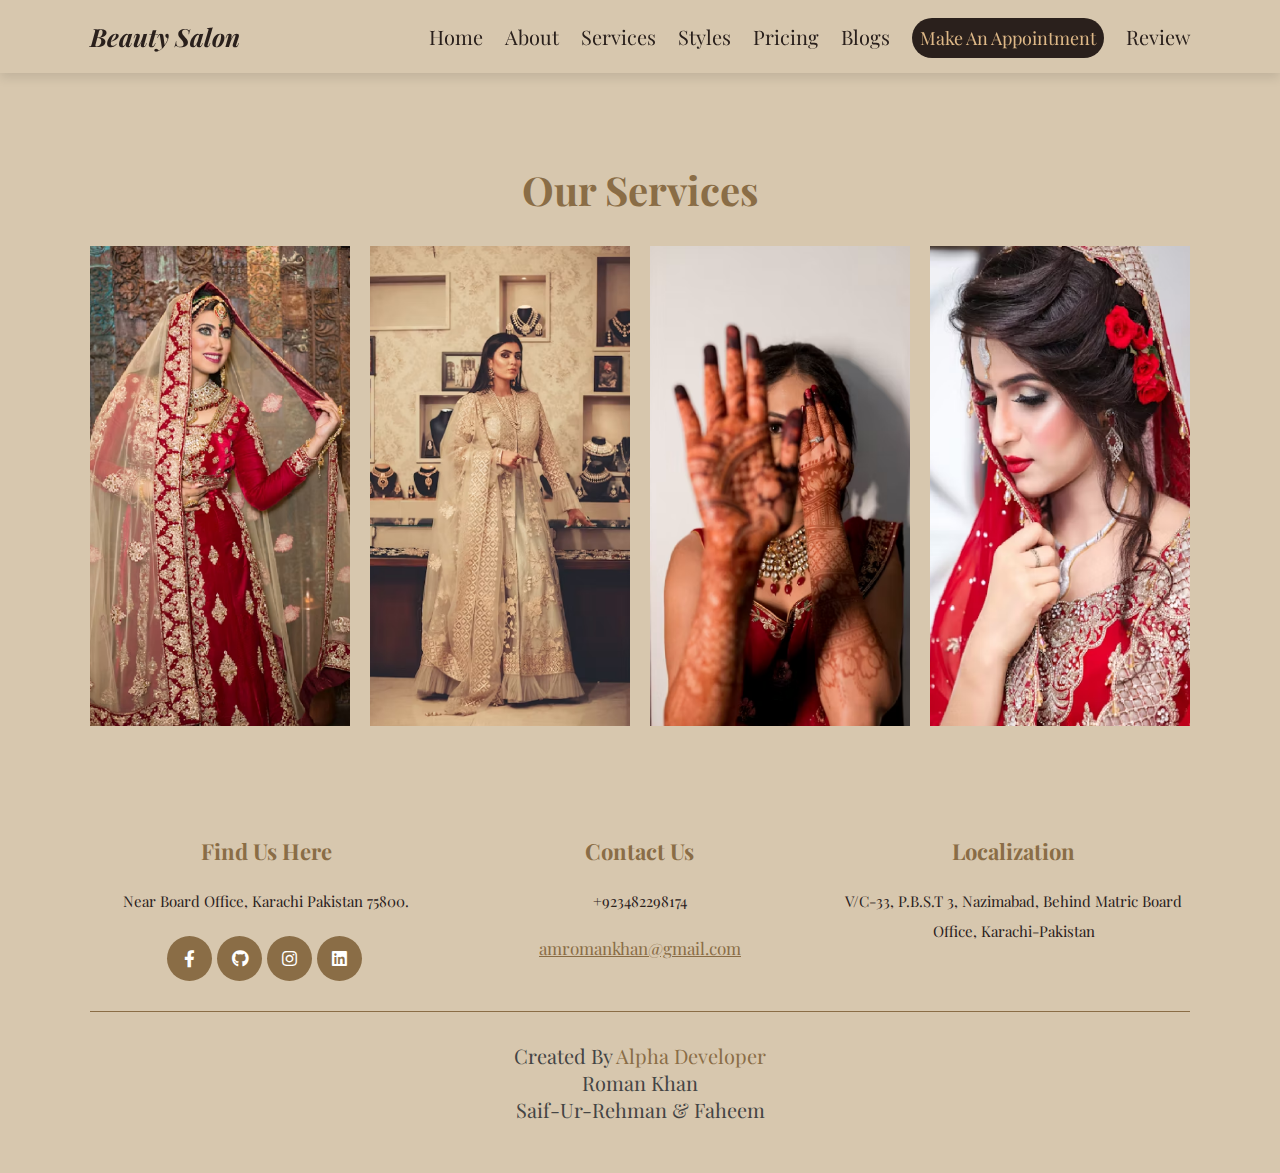
<file: services.html>
<!DOCTYPE html>
<html lang="en">
  <head>
    <meta charset="UTF-8" />
    <meta http-equiv="X-UA-Compatible" content="IE=edge" />
    <meta name="viewport" content="width=device-width, initial-scale=1.0" />
    <title>Services</title>
    <link
      rel="stylesheet"
      href="https://cdnjs.cloudflare.com/ajax/libs/font-awesome/5.15.4/css/all.min.css"
    />

    <link rel="stylesheet" href="./css/style.css" />
  </head>
  <body>
    <!-- header --> 
    <section class="header">
      <a href="./index.html" class="logo" id="logoname"> <i>Beauty Salon</i> </a>

      <nav class="navbar">
        <div id="close-navbar" class="fas fa-times"></div>
        <a href="index.html">Home</a>
        <a href="about.html">About</a>
        <a href="services.html">Services</a>
        <a href="styles.html">Styles</a>
        <a href="pricing.html">Pricing</a>
        <a href="blog.html">Blogs</a>
        <a href="appointment.html"><span>Make An Appointment</span></a>
        <a href="review.html">Review</a>
      </nav>

      <div id="menu-btn" class="fas fa-bars"></div>
    </section>
    <!-- header -->


    <!-- services -->

    <section class="services" id="services">
      <h1 class="heading">Our services</h1>

      <div class="box-container">
        <div class="box">
          <img src="./images/services01.png" alt="" />
          <div class="content">
            <a href="bridalservice.html"><h3>Bridal Make-up</h3></a>
          </div>
        </div>

        <div class="box">
          <img src="./images/services02.png" alt="" />
          <div class="content">
            <a href="weddingservice.html"><h3>Wedding Service</h3></a>
          </div>
        </div>

        <div class="box">
          <img src="./images/services03.png" alt="" />
          <div class="content">
            <a href="bridalmehandiservice.html"><h3>Bridal Mehandi</h3></a>
          </div>
        </div>

        <div class="box">
          <img src="./images/services04.png" alt="" />
          <div class="content">
            <a href="hairextensionservice.html"><h3>Hair Styling</h3></a>
          </div>
        </div>
      </div>
    </section>

    <!-- services end -->

    <!-- footer -->

    <section class="footer">
        <div class="box-container">
          <div class="box">
            <h3>Find us here</h3>
            <p>
              Near Board Office, Karachi Pakistan 75800.
            </p>
            <div class="share">
              <a href="https://www.facebook.com" target="_blank" class="fab fa-facebook-f"></a>
              <a href="https://github.com/amromankhan" target="_blank" class="fab fa-github"></a>
              <a href="https://www.instagram.com" target="_blank" class="fab fa-instagram"></a>
              <a href="https://www.linkedin.com/in/amromankhan/" target="_blank" class="fab fa-linkedin"></a>
            </div>
          </div>
  
          <div class="box">
            <h3>contact us</h3>
            <p>+923482298174</p>
            <a href="#" class="link">amromankhan@gmail.com</a>
          </div>
  
          <div class="box">
            <h3>localization</h3>
            <p>
              V/C-33, P.B.S.T 3, Nazimabad, Behind Matric Board Office, Karachi-Pakistan
            </p>
          </div>
        </div>
  
        <div class="credit">
          created by <span>Alpha Developer</span> 
          <p>Roman Khan <br>Saif-ur-Rehman & Faheem
          </p>
        </div>
      </section>
  
      <!-- footer end-->
  
  

    <script src="./js/script.js"></script>
  </body>
</html>
</file>
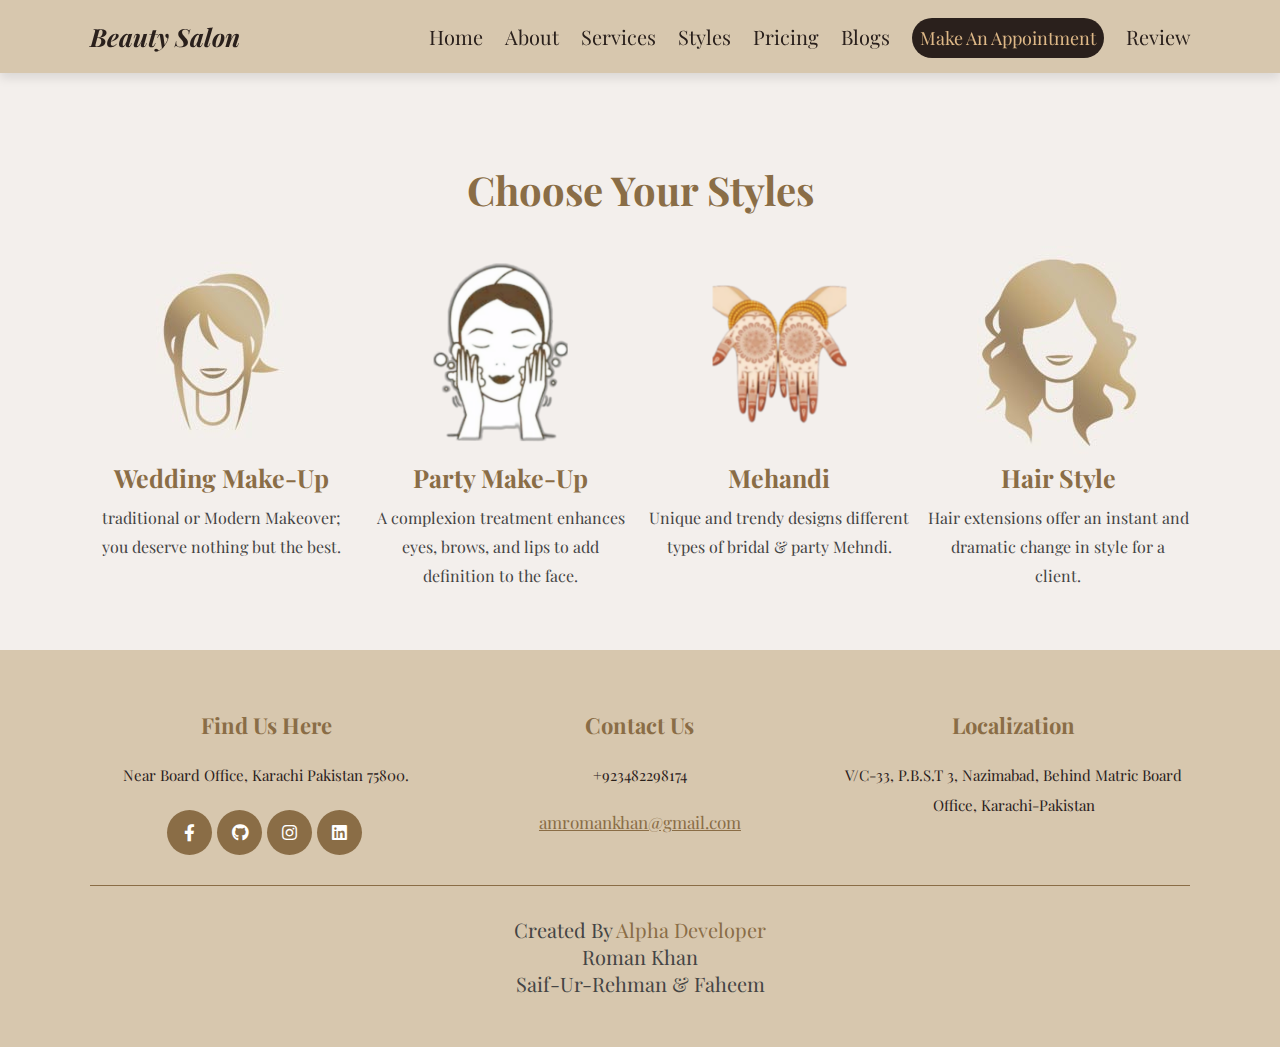
<file: styles.html>
<!DOCTYPE html>
<html lang="en">
  <head>
    <meta charset="UTF-8" />
    <meta http-equiv="X-UA-Compatible" content="IE=edge" />
    <meta name="viewport" content="width=device-width, initial-scale=1.0" />
    <title>Styles</title>
    <link
      rel="stylesheet"
      href="https://cdnjs.cloudflare.com/ajax/libs/font-awesome/5.15.4/css/all.min.css"
    />

    <link rel="stylesheet" href="./css/style.css" />
  </head>
  <body>
    <!-- header --> 
    <section class="header">
      <a href="index.html" class="logo" id="logoname"> <i>Beauty Salon</i> </a>

      <nav class="navbar">
        <div id="close-navbar" class="fas fa-times"></div>
        <a href="index.html">Home</a>
        <a href="about.html">About</a>
        <a href="services.html">Services</a>
        <a href="styles.html">Styles</a>
        <a href="pricing.html">Pricing</a>
        <a href="blog.html">Blogs</a>
        <a href="appointment.html"><span>Make An Appointment</span></a>
        <a href="review.html">Review</a>
      </nav>

      <div id="menu-btn" class="fas fa-bars"></div>
    </section>
    <!-- header -->

    <!-- styles -->

    <section class="styles" id="styles">
      <h1 class="heading">choose your styles</h1>

      <div class="box-container">
        <div class="box">
          <div class="image">
            <img src="./images/style1.jpg" alt="" />
          </div>
          <div class="content">
            <h3 class="title">Wedding Make-up</h3>
            <p>
              traditional or Modern Makeover; you deserve nothing but the best.
            </p>
          </div>
        </div>

        <div class="box">
          <div class="image">
            <img src="./images/style2.png" alt="" />
          </div>
          <div class="content">
            <h3 class="title">Party Make-up</h3>
            <p>
              A complexion treatment enhances eyes, brows, and lips to add
              definition to the face.
            </p>
          </div>
        </div>

        <div class="box">
          <div class="image">
            <img src="./images/style3.png" alt="" />
          </div>
          <div class="content">
            <h3 class="title">Mehandi</h3>
            <p>
              Unique and trendy designs different types of bridal & party
              Mehndi.
            </p>
          </div>
        </div>

        <div class="box">
          <div class="image">
            <img src="./images/style4.jpg" alt="" />
          </div>
          <div class="content">
            <h3 class="title">Hair Style</h3>
            <p>
              Hair extensions offer an instant and dramatic change in style for
              a client.
            </p>
          </div>
        </div>
      </div>
    </section>

    <!-- styles end-->

    <!-- footer -->

    <section class="footer">
        <div class="box-container">
          <div class="box">
            <h3>Find us here</h3>
            <p>
              Near Board Office, Karachi Pakistan 75800.
            </p>
            <div class="share">
              <a href="https://www.facebook.com" target="_blank" class="fab fa-facebook-f"></a>
              <a href="https://github.com/amromankhan" target="_blank" class="fab fa-github"></a>
              <a href="https://www.instagram.com" target="_blank" class="fab fa-instagram"></a>
              <a href="https://www.linkedin.com/in/amromankhan/" target="_blank" class="fab fa-linkedin"></a>
            </div>
          </div>
  
          <div class="box">
            <h3>contact us</h3>
            <p>+923482298174</p>
            <a href="#" class="link">amromankhan@gmail.com</a>
          </div>
  
          <div class="box">
            <h3>localization</h3>
            <p>
              V/C-33, P.B.S.T 3, Nazimabad, Behind Matric Board Office, Karachi-Pakistan
            </p>
          </div>
        </div>
  
        <div class="credit">
          created by <span>Alpha Developer</span> 
          <p>Roman Khan <br>Saif-ur-Rehman & Faheem
          </p>
        </div>
      </section>
  
      <!-- footer end-->
  
  
    <script src="./js/script.js"></script>
  </body>
</html>
</file>
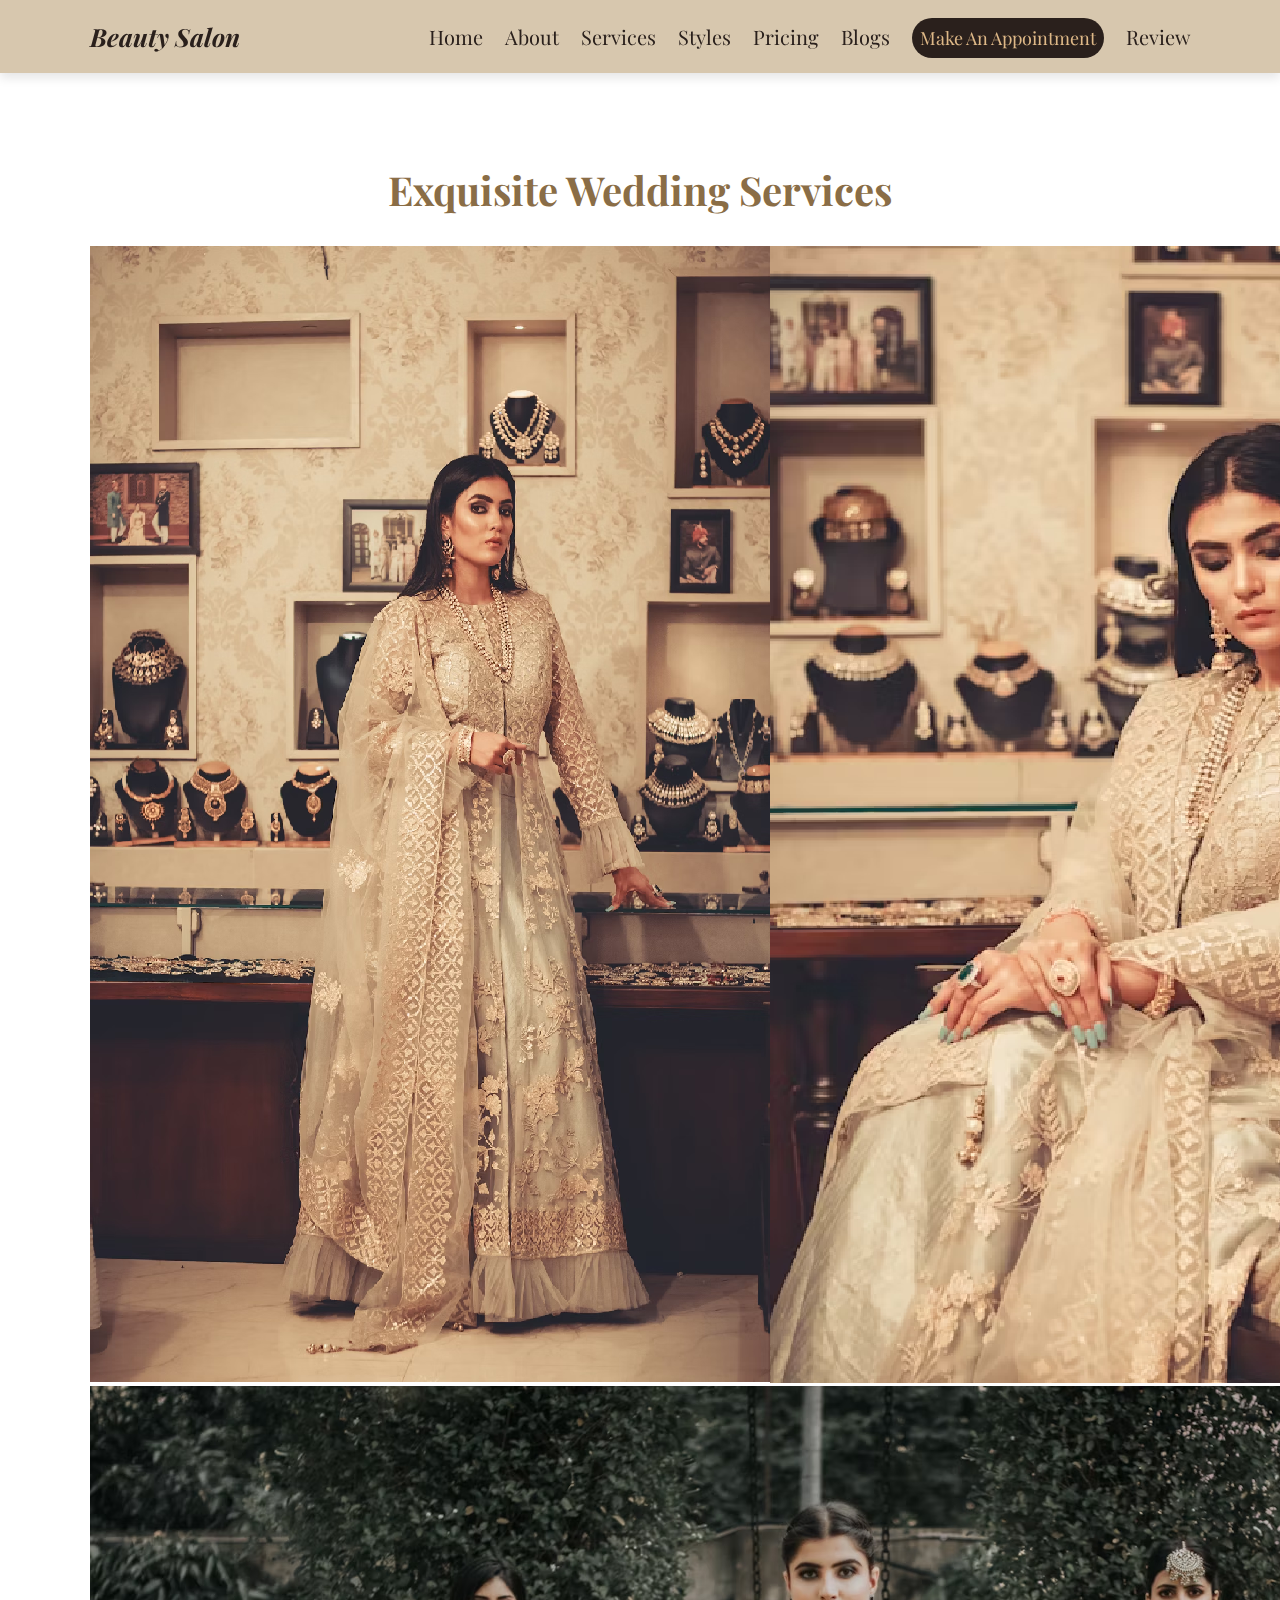
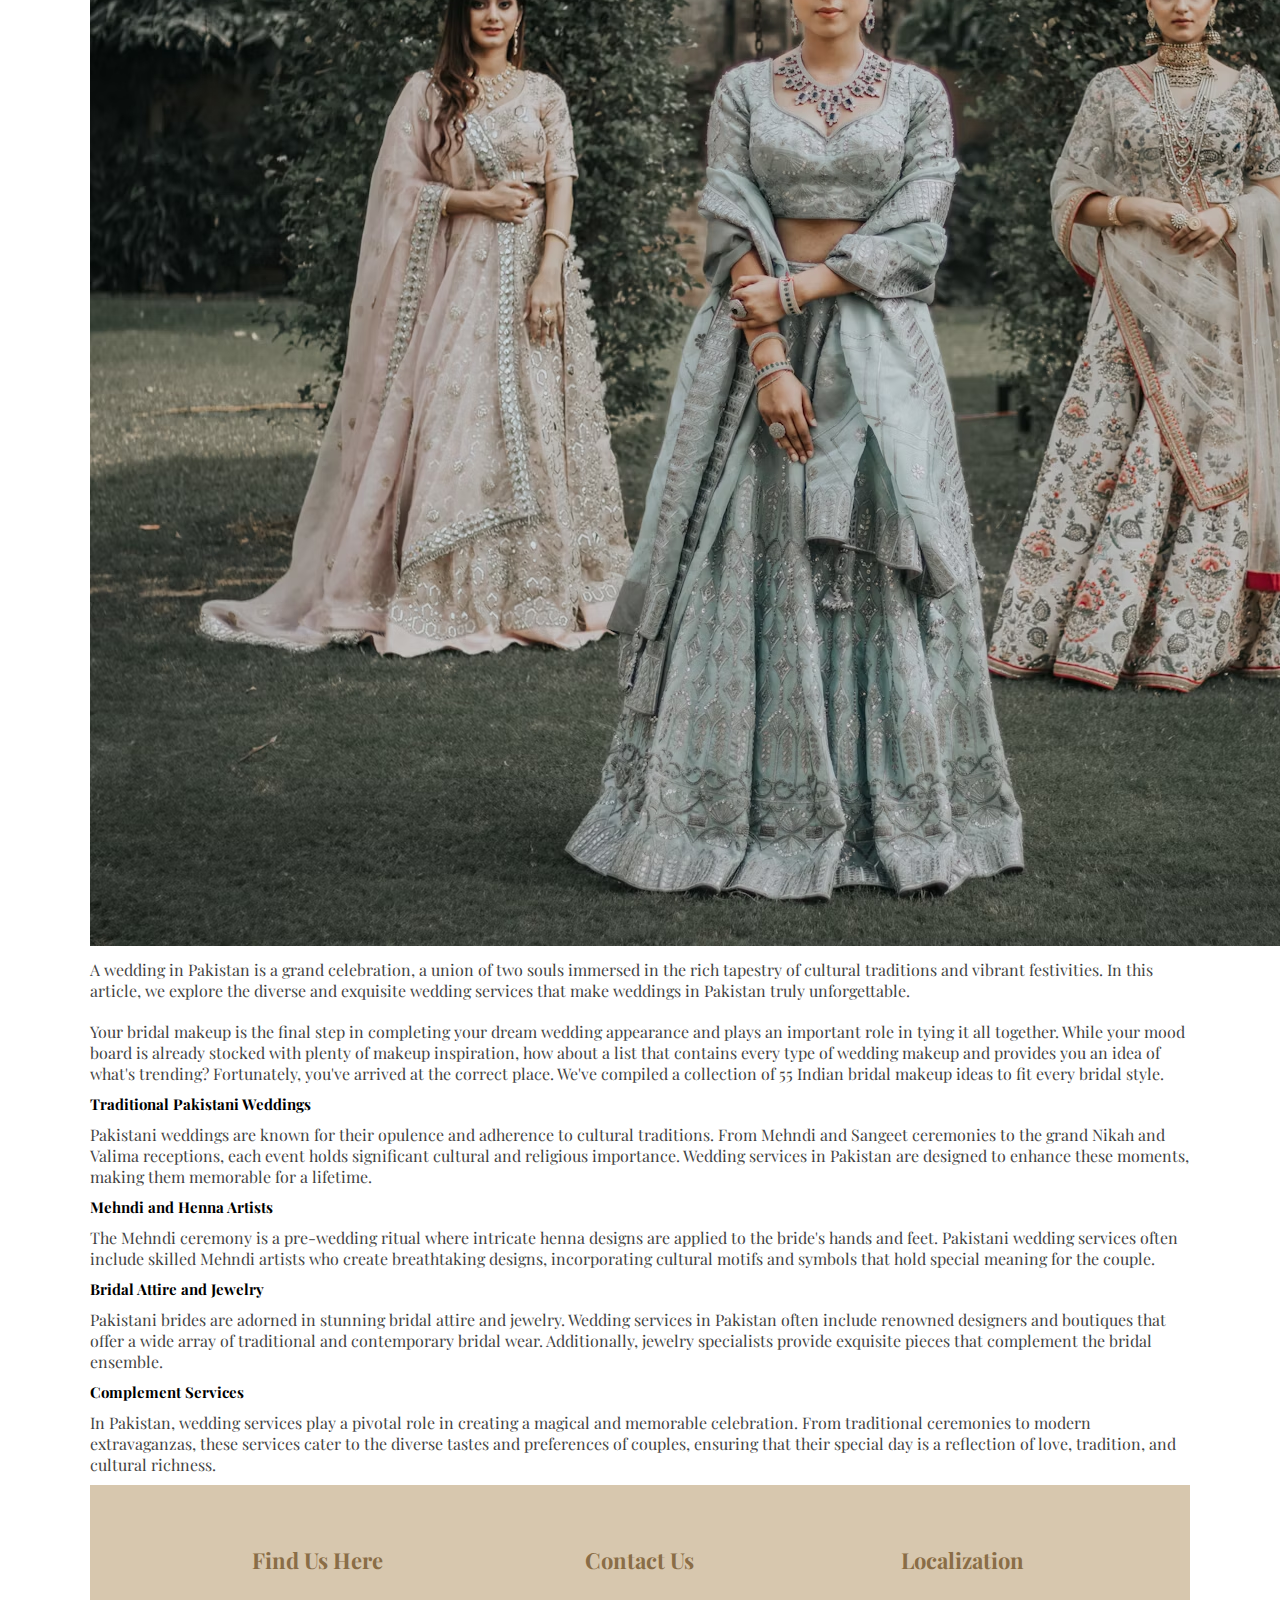
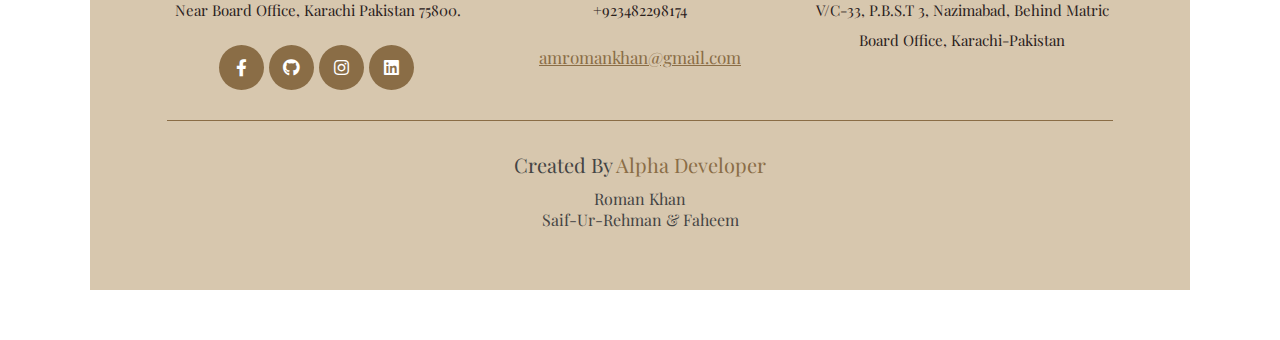
<file: weddingservice.html>
<!DOCTYPE html>
<html lang="en">

<head>
  <!-- Required meta tags -->
  <meta charset="utf-8" />
  <meta name="viewport" content="width=device-width, initial-scale=1" />

  <!-- Bootstrap CSS -->
  <link href="https://cdn.jsdelivr.net/npm/bootstrap@5.0.2/dist/css/bootstrap.min.css" rel="stylesheet"
    integrity="sha384-EVSTQN3/azprG1Anm3QDgpJLIm9Nao0Yz1ztcQTwFspd3yD65VohhpuuCOmLASjC" crossorigin="anonymous" />

  <!--our css--->
  <link rel="stylesheet" href="https://cdnjs.cloudflare.com/ajax/libs/font-awesome/5.15.4/css/all.min.css" />
  <link rel="stylesheet" href="./css/style.css" />

  <title>Wedding Service</title>
</head>

<body>

  <!-- header -->
  <section class="header">
    <a href="index.html" class="logo" id="logoname"> <i>Beauty Salon</i> </a>

    <nav class="navbar">
      <div id="close-navbar" class="fas fa-times"></div>
      <a href="index.html">Home</a>
      <a href="about.html">About</a>
      <a href="services.html">Services</a>
      <a href="styles.html">Styles</a>
      <a href="pricing.html">Pricing</a>
      <a href="blog.html">Blogs</a>
      <a href="appointment.html"><span>Make An Appointment</span></a>
      <a href="review.html">Review</a>
    </nav>

    <div id="menu-btn" class="fas fa-bars"></div>
  </section>
  <!-- header -->


  <section class="service" id="service">
    <h1 class="heading">Exquisite Wedding Services</h1>
    <div id="carouselExampleSlidesOnly" class="carousel slide" data-bs-ride="carousel">
      <div class="carousel-inner">
        <div class="carousel-item active">
          <img src="./images/wedding1.png" class="d-block w-100" alt="bride image" />
        </div>
        <div class="carousel-item">
          <img src="./images/wedding2.png" class="d-block w-100" alt="bride image" />
        </div>
      </div>
    </div>

    <!--Content-->



    <div class="row">
      <div class="content">
        <h3 class="title"></h3>
        <p>
          A wedding in Pakistan is a grand celebration, a union of two souls immersed in the rich tapestry of cultural
          traditions and vibrant festivities. In this article, we explore the diverse and exquisite wedding services
          that make weddings in Pakistan truly unforgettable.
        </p>
        <p>
          Your bridal makeup is the final step in completing your dream wedding
          appearance and plays an important role in tying it all together. While
          your mood board is already stocked with plenty of makeup inspiration, how
          about a list that contains every type of wedding makeup and provides you
          an idea of what's trending? Fortunately, you've arrived at the correct
          place. We've compiled a collection of 55 Indian bridal makeup ideas to fit
          every bridal style.
        </p>
        <h2>Traditional Pakistani Weddings </h2>
        <p>
          Pakistani weddings are known for their opulence and adherence to cultural traditions. From Mehndi and Sangeet
          ceremonies to the grand Nikah and Valima receptions, each event holds significant cultural and religious
          importance. Wedding services in Pakistan are designed to enhance these moments, making them memorable for a
          lifetime.
        </p>
        <h2>Mehndi and Henna Artists</h2>
        <p>
          The Mehndi ceremony is a pre-wedding ritual where intricate henna designs are applied to the bride's hands and
          feet. Pakistani wedding services often include skilled Mehndi artists who create breathtaking designs,
          incorporating cultural motifs and symbols that hold special meaning for the couple.</p>
        <h2>Bridal Attire and Jewelry</h2>
        <p>
          Pakistani brides are adorned in stunning bridal attire and jewelry. Wedding services in Pakistan often include
          renowned designers and boutiques that offer a wide array of traditional and contemporary bridal wear.
          Additionally, jewelry specialists provide exquisite pieces that complement the bridal ensemble.</p>
        <h2>Complement Services</h2>
        <p>
          In Pakistan, wedding services play a pivotal role in creating a magical and memorable celebration. From
          traditional ceremonies to modern extravaganzas, these services cater to the diverse tastes and preferences of
          couples, ensuring that their special day is a reflection of love, tradition, and cultural richness.</p>

        <!-- footer -->

        <section class="footer">
          <div class="box-container">
            <div class="box">
              <h3>Find us here</h3>
              <p>Near Board Office, Karachi Pakistan 75800.</p>
              <div class="share">
                <a href="https://www.facebook.com" target="_blank" class="fab fa-facebook-f"></a>
                <a href="https://github.com/amromankhan" target="_blank" class="fab fa-github"></a>
                <a href="https://www.instagram.com" target="_blank" class="fab fa-instagram"></a>
                <a href="https://www.linkedin.com/in/amromankhan/" target="_blank" class="fab fa-linkedin"></a>
              </div>
            </div>

            <div class="box">
              <h3>contact us</h3>
              <p>+923482298174</p>
              <a href="#" class="link">amromankhan@gmail.com</a>
            </div>

            <div class="box">
              <h3>localization</h3>
              <p>
                V/C-33, P.B.S.T 3, Nazimabad, Behind Matric Board Office,
                Karachi-Pakistan
              </p>
            </div>
          </div>

          <div class="credit">
            created by <span>Alpha Developer</span>
            <p>Roman Khan <br />Saif-ur-Rehman & Faheem</p>
          </div>
        </section>

        <!-- footer end-->

        <!-- Optional JavaScript; choose one of the two! -->

        <!-- Option 1: Bootstrap Bundle with Popper -->
        <script src="https://cdn.jsdelivr.net/npm/bootstrap@5.0.2/dist/js/bootstrap.bundle.min.js"
          integrity="sha384-MrcW6ZMFYlzcLA8Nl+NtUVF0sA7MsXsP1UyJoMp4YLEuNSfAP+JcXn/tWtIaxVXM"
          crossorigin="anonymous"></script>

        <!-- Option 2: Separate Popper and Bootstrap JS -->
        <!--
    <script src="https://cdn.jsdelivr.net/npm/@popperjs/core@2.9.2/dist/umd/popper.min.js" integrity="sha384-IQsoLXl5PILFhosVNubq5LC7Qb9DXgDA9i+tQ8Zj3iwWAwPtgFTxbJ8NT4GN1R8p" crossorigin="anonymous"></script>
    <script src="https://cdn.jsdelivr.net/npm/bootstrap@5.0.2/dist/js/bootstrap.min.js" integrity="sha384-cVKIPhGWiC2Al4u+LWgxfKTRIcfu0JTxR+EQDz/bgldoEyl4H0zUF0QKbrJ0EcQF" crossorigin="anonymous"></script>
    -->
        <script src="./js/script.js"></script>
</body>

</html>
</file>
<file: css/style.css>
@import url('https://fonts.googleapis.com/css?family=Playfair+Display:1,300,400,400italic,500,700,700italic,900');

:root{

    --main-color:#d7c7ae;
    --primary-color: #8a6d46;
    --hover: #5a4d3e;
    --black:#2a201c;
    --white:#fff;
    --light-bg:#f3efec;
    --dark-bg:rgba(0,0,0,.7);
    --border:.1rem solid #aaa;
    --box-shadow:0 .5rem 1rem rgba(0,0,0,.1);
}

*{
   font-family: 'Playfair Display', sans-serif;
   margin:0; padding:0;
   box-sizing: border-box;
   outline: none; border:none;
   text-decoration: none;
   transition: all .2s linear;
}
 

html{
    font-size: 62.5%;
    overflow-x: hidden;
    scroll-behavior: smooth;
    scroll-padding-top: 6rem;
}
 
html::-webkit-scrollbar{
    width: .6rem;
}
 
html::-webkit-scrollbar-track{
    background-color: var(--white);
}
 
html::-webkit-scrollbar-thumb{
    background-color: var(--primary-color);
}
 
section{
    padding: 5rem 7%;
}

.heading{
   text-align: center;
   color:var(--primary-color);
   text-transform: capitalize;
   margin-bottom: 3rem;
   font-size: 4rem;
   margin-top: 4rem;
}

.logout{
        height: 40px;
        width: 100px;
        margin-left: 15px;
        outline: none;
        border-radius: 50px;
        text-transform: capitalize;
        cursor: pointer;
        background-color: var(--black);
        color: burlywood;
        border: 2px solid var(--main-color);
        font-size: 16px;
        font-weight: 500;
        transition: .2s linear;
    }
    
    .logout:hover{
        text-shadow: 1PX 2PX var(--black);
    background-color: var(--hover);     
transition: all ease 0.5S;
border-color: #2a201c;
transform:translateY(-3px);
}
 
.btn{
   margin-top: 1rem;
   display: inline-block;
   background: var(--primary-color);
   color:var(--white);
   font-size: 2rem;
   cursor: pointer;
   padding:1rem 3rem;
}
 
.btn:hover{
    background: var(--hover);
}

/* header */

.header{
    padding-top: 2rem;
    padding-bottom: 2rem;
    display: flex;
    align-items: center;
    justify-content: space-between;
    box-shadow: var(--box-shadow);
    position: sticky;
    top:0; left:0; right: 0;
    background: var(--main-color);
    z-index: 1000;
}
 
.header .logo{
    font-size: 2.5rem;
    font-weight: bolder;
    color:var(--black);
    text-transform: capitalize;
}

.header .navbar #close-navbar {
    position: absolute;
    top: 1.5rem;
    right: 2rem;
    font-size: 4rem;
    cursor: pointer;
    color: var(--black);
    display: none;
  }
 
.header .navbar a{
    font-size: 2rem;
    margin-left: 2rem;
    color:var(--black);
    text-transform: capitalize;
}
.navbar span{
    color:burlywood;
    background-color: var(--black);
    padding: 8px;
    outline: none;
    border-radius: 50px;
    text-transform: capitalize;
    cursor: pointer;
    border: px solid var(--main-color);
    font-size: 18px;
    font-weight: lighter;
    transition: .5s linear;
}
.navbar span:hover{
    text-shadow: 1PX 2PX var(--black);
    background-color: var(--hover);     
transition: all ease 0.5S;
border-color: #2a201c;
}
 
 .header .navbar a:hover{
    padding-bottom: 0.5rem;
    color:var(--primary-color);
 }
 
 #menu-btn{
    font-size: 2.5rem;
    cursor: pointer;
    color:var(--black);
    display: none;
 }

 /* header */

 /* home */

.home{
    min-height: 100vh;
    display: flex;
    align-items: center;
    background:url(../images/home.png) no-repeat;
    background-size: cover;
    background-position: center;
}

.home .content{
    max-width: 60rem;
}

.home .content span{
    font-size: 2rem;
    font-family: 'Franklin Gothic Medium';
    font-style: italic;
    letter-spacing: .5rem;
    padding-bottom: .5rem;
    color: burlywood;
    text-transform: uppercase;
 }

.home .content h3 {
    color:burlywood;
    text-shadow: 1px 3px var(--black);
    font-size: 8rem; 
    line-height: 8rem; 
    font-weight: 900;
}
 /* home */

/* about */

.about{
    background-image:url(../images/about-left.png);
    background-repeat:no-repeat; 
    background-position:left bottom;
}

.about .row{
    display: flex;
    align-items: center;
    flex-wrap: wrap;
}

.about .row .image{
    flex:1 1 39rem;
}

.about .row .image img{
    width: 100%;
}
.about .row .content{
    flex:1 1 51rem;
    padding:5rem;
}

.about .row .content h3{
    font-size: 3rem;
    color:var(--primary-color);
}

.about .row .content p{
    font-size: 1.6rem;
    color:#444;
    padding:1rem 0;
    line-height: 1.8;
}

.about .content .icons-container{
    display: flex;
    flex-wrap: wrap;
    gap:2rem;
    margin-top: 3rem;
 }
 
 .about .content .icons-container .icons{
    flex:1 1 16rem;
    text-align: center;
    background: var(--light-bg);
    padding:3rem 2rem;
 }
 
 .about .content .icons-container .icons img{
    height: 5rem;
}
 
.about .content .icons-container .icons h3{
    padding-top: 1rem;
    font-size: 1.6rem;
    color:#444;
    font-weight: normal;
    text-transform: capitalize;
 }

/* about */


/* services */

.services{
    background-color: var(--main-color);
 }

.services .box-container{
    display: grid;
    grid-template-columns: repeat(auto-fit, minmax(25rem, 1fr));
    gap:2rem;
 }
 
 .services .box-container .box{
    height: 100%;
    position: relative;
    overflow: hidden;
 }

 .services .box-container .box img{
    height: 100%;
    width: 100%;
    object-fit: cover;
 }
 
 .services .box-container .box:hover img {
    transform: scale(1.1);
 }
 
 .services .box-container .box .content{
    display: none;
    align-items: center;
    justify-content: center;
    position: absolute;
    top:0; left:0;
    z-index: 10;
    height: 100%;
    width: 100%;
    background: var(--dark-bg);
 }

 .service .row .content h3{
    font-size: 3rem;
    color:var(--primary-color);
    text-decoration: none !;
}

.service .row .content p{
    font-size: 1.6rem;
    color:#444;
    padding:1rem 0;
    text-decoration: none !important;
}
 
 .services .box-container .box .content h3{
    text-align: center;
    font-size: 3rem;
    color:var(--white);
    padding-top: 40rem;
    text-transform: capitalize;
 }

 .services .box-container .box:hover .content{
    display: flex;
 }


 /* services */

/* styles */

.styles{
    background: var(--light-bg);
}


 
.styles .box-container{
    display: grid;
    grid-template-columns: repeat(auto-fit, minmax(25rem, 1fr));
    gap:1.5rem;
}
 
.styles .box-container .box .image{
    overflow:hidden;
    width: 100%;
    text-align: center;
 }
 
.styles .box-container .box .image img{
    object-fit: cover;
}
 
.styles .box-container .box .content{
    text-align: center;
}
 
.styles .box-container .box .content .title{
    font-size: 2.5rem;
    color:var(--primary-color);
    text-transform: capitalize;
}
 
.styles .box-container .box .content p{
    font-size: 1.6rem;
    line-height: 1.8;
    color:#444;
    padding:1rem 0;
}

/* styles */

/* pricing */

.pricing{
    background: url('../images/pricing.jpg');
    background-attachment: fixed;
}

.pricing .box-container{
    display: flex;
    align-items: center;
    justify-content: center;
    flex-wrap: wrap;
}

.pricing .box-container .box{
    height: 500px;
    width: 300px;
    margin: 20px 40px;
    border-radius: 10px;
    box-shadow: 0 3px 5px rgba(0,0,0,.9);
    text-align: center;
    overflow: hidden;
    position: relative;
    z-index: 1;
    background: var(--primary-color);
}

.pricing .box-container .box::before,
.pricing .box-container .box:after{
    content: '';
    position: absolute;
    height: 200px;
    width: 200px;
    border-radius: 50%;
    opacity: .5;
}

.pricing .box-container .box::before{
    background: var(--light-bg);
    top: -10%; left: 80%;
}

.pricing .box-container .box::after{
    background: var(--main-color);
    bottom: -10%; right: 80%;
}

.pricing .box-container .box .title{
    margin: 30px 0;
    font-size: 26px;
    color: var(--main-color);
    text-transform: capitalize;
}

.pricing .box-container .box .price{
    height: 160px;
    width: 160px;
    color: var(--white);
    background: var(--main-color);
    padding: 57px 0 0;
    margin: 0 auto 25px;
    border-radius: 50%;
}

.pricing .box-container .box .price .currency{
    font-size: 35px;
    line-height: 35px;
    font-weight: 300;
}

.pricing .box-container .box .price .amount{
    font-size: 58px;
    line-height: 45px;
    font-weight: 700;
}

.pricing .box-container .box ul li{
    text-align: left;
    font-size: 16px;
    padding-left: 45px;
    margin: 20px auto;
    color: var(--white);
    list-style: none;
    text-transform: uppercase;
}

.pricing .box-container .box ul li i{
    color: var(--main-color);
    padding: 0 10px;
}

.pricing .box-container .box button{
    height: 40px;
    width: 200px;
    outline: none;
    border-radius: 50px;
    text-transform: capitalize;
    cursor: pointer;
    background: none;
    color: var(--main-color);
    border: 2px solid var(--main-color);
    font-size: 17px;
    font-weight: bold;
    transition: .2s linear;
}

.pricing .box-container .box button:hover{
    color: var(--white);
    background: var(--main-color);
}

/* pricing */

/* blog */

.blogs .box-container{
    display: grid;
    grid-template-columns: repeat(auto-fit, minmax(30rem, 1fr));
    gap:3rem;
}

.blogs .box-container .box{
    background: var(--primary-color);
}

.blogs .box-container .box .image{
    height: 25rem;
    overflow:hidden;
    width: 100%;
}

.blogs .box-container .box .image img{
    height: 100%;
    object-fit: cover;
    width: 100%;
}

.blogs .box-container .box:hover .image img{
    transform: scale(1.2);
}

.blogs .box-container .box .content{
    padding:2rem;
}

.blogs .box-container .box .content .title{
    font-size: 2.5rem;
    line-height: 1.5;
    color:var(--white);
}

.blogs .box-container .box .content .title:hover{
    color:var(--main-color);
}

.blogs .box-container .box .content span{
    color:var(--main-color);
    display: block;
    padding-top: 1rem;
    font-size: 2rem;
    text-transform: capitalize;
}

.blogs .box-container .box .content p{
    font-size: 1.6rem;
    line-height: 1.8;
    color: var(--white);
    padding:1rem 0;
}

/* blog */

/* appointment */

.appointment{
    background: url('../images/appointment.png');
    background-size: cover;
    background-position: center;
}

.appointment .row{
    display: -webkit-box;
    display: -ms-flexbox;
    display: flex;
    -webkit-box-align: center;
        -ms-flex-align: center;
            align-items: center;
    -ms-flex-wrap: wrap;
        flex-wrap: wrap;
    gap: 2rem;
}

.appointment .row .image{
    -webkit-box-flex: 1;
        -ms-flex: 1 1 40rem;
            flex: 1 1 40rem;
}

.appointment .row .image img{
    width: 100%;
}

.appointment .row form{
    flex: 1 1 40rem;
    border: 0.1rem solid var(--main-color);
    padding: 2rem;
}

.appointment .row form h3{
    font-size: 2.5rem;
    text-align: center;
    color: var(--main-color);
    padding-bottom: 1rem;
    text-transform: uppercase;
}

.appointment .row form .inputBox{
    display: flex;
    align-items: center;
    margin-top: 2rem;
    margin-bottom: 2rem;
    background: var(--main-color);
    border:var(--border);
}

.appointment .row form .inputBox input{
    width: 100%;
    padding:2rem;
    font-size: 1.7rem;
    color:var(--white);
    text-transform: none;
    background:none;
}

.alert{
    width:100% ;
    background-color: #d7c7ae;
    padding: 10px 20px;
    border-radius: 5px;
    text-align: center;
    font-size: 22px;
    font-weight: 900;
    display: none;
}

/* appointment */

/* review  */

.review .box-container{
    display: grid;
    grid-template-columns: repeat(auto-fit, minmax(30rem, 1fr));
    gap:1.5rem;
}

.review .box-container .box{
    border:var(--border);
    text-align: center;
    padding:3rem 2rem;
}

.review .box-container .box p{
    font-size: 1.5rem;
    line-height: 1.8;
    color:var(--black);
    padding:2rem 0;
}

.review .box-container .box h3{
    padding:1rem 0;
    font-size: 2rem;
    color:var(--black);
    text-transform: capitalize;
}

.review .box-container .box .stars i{
    font-size: 1.5rem;
    color:var(--primary-color);
}

/* review end */

/* footer */
.footer {
    background: var(--main-color);
    text-align: center;
  }
  
  .footer .box-container {
    display: grid;
    grid-template-columns: repeat(auto-fit, minmax(30rem, 1fr));
    gap: 2rem;
  }
  
  .footer .box-container .box h3 {
    font-size: 2.2rem;
    text-transform: capitalize;
    color: var(--primary-color);
    padding: 1rem 0;
  }
  
  .footer .box-container .box p {
    font-size: 1.5rem;
    line-height: 2;
    color: var(--black);
    padding: 1rem 0;
  }
  
  .footer .box-container .box .share {
    margin-top: 1rem;
  }
  
  .footer .box-container .box .share a {
    height: 4.5rem;
    width: 4.5rem;
    line-height: 4.5rem;
    border-radius: 50%;
    font-size: 1.7rem;
    background-color: var(--primary-color);
    color: var(--white);
    margin-right: .3rem;
    text-align: center;
  }
  
  .footer .box-container .box .share a:hover {
    background-color: var(--black);
  }
  
  .footer .box-container .box .link {
    font-size: 1.7rem;
    line-height: 2;
    color: var(--primary-color);
    padding: .5rem 0;
    display: block;
    text-decoration: underline;
  }
  
  .footer .box-container .box .link:hover {
    color: var(--black);
    text-decoration: underline;
  }
  
  .footer .box-container .box .email {
    width: 100%;
    padding: 1.2rem 1.4rem;
    font-size: 1.6rem;
    border: 0.1rem solid var(--primary-color);
    margin-bottom: 1rem;
  }
  
  .footer .credit {
    text-align: center;
    margin-top: 3rem;
    padding-top: 3rem;
    font-size: 2rem;
    text-transform: capitalize;
    color: #444;
    border-top: 0.1rem solid var(--primary-color);
  }
  
  .footer .credit span {
    color: var(--primary-color);
  }


@media (max-width:991px){

    html{
        font-size: 55%;
     }

    .header .navbar a {
        font-size: 1.7rem;
    }
  
     section{
        padding:3rem 2rem;
     }

}

@media (max-width:768px){

    #menu-btn{
        display: inline-block;
    }

     .header .navbar {
        position: fixed;
        top: 0;
        right: -105%;
        width: 30rem;
        background: var(--white);
        height: 100%;
        display: -webkit-box;
        display: -ms-flexbox;
        display: flex;
        -webkit-box-orient: vertical;
        -webkit-box-direction: normal;
            -ms-flex-flow: column;
                flex-flow: column;
        -webkit-box-pack: center;
            -ms-flex-pack: center;
                justify-content: center;
        z-index: 1200;
      }
      .header .navbar #close-navbar {
        display: block;
      }
      .header .navbar.active {
        right: 0;
      }
      
      .header .navbar a {
        display: block;
        margin: 1rem 0;
        text-align: center;
        font-size: 3rem;
      }

    .home .content h3{
        font-size: 5.5rem;
    }


}

@media (max-width:450px){

    html{
        font-size: 50%;
    }

    .home .content h3{
        font-size: 4.5rem;
    }

}
</file>
